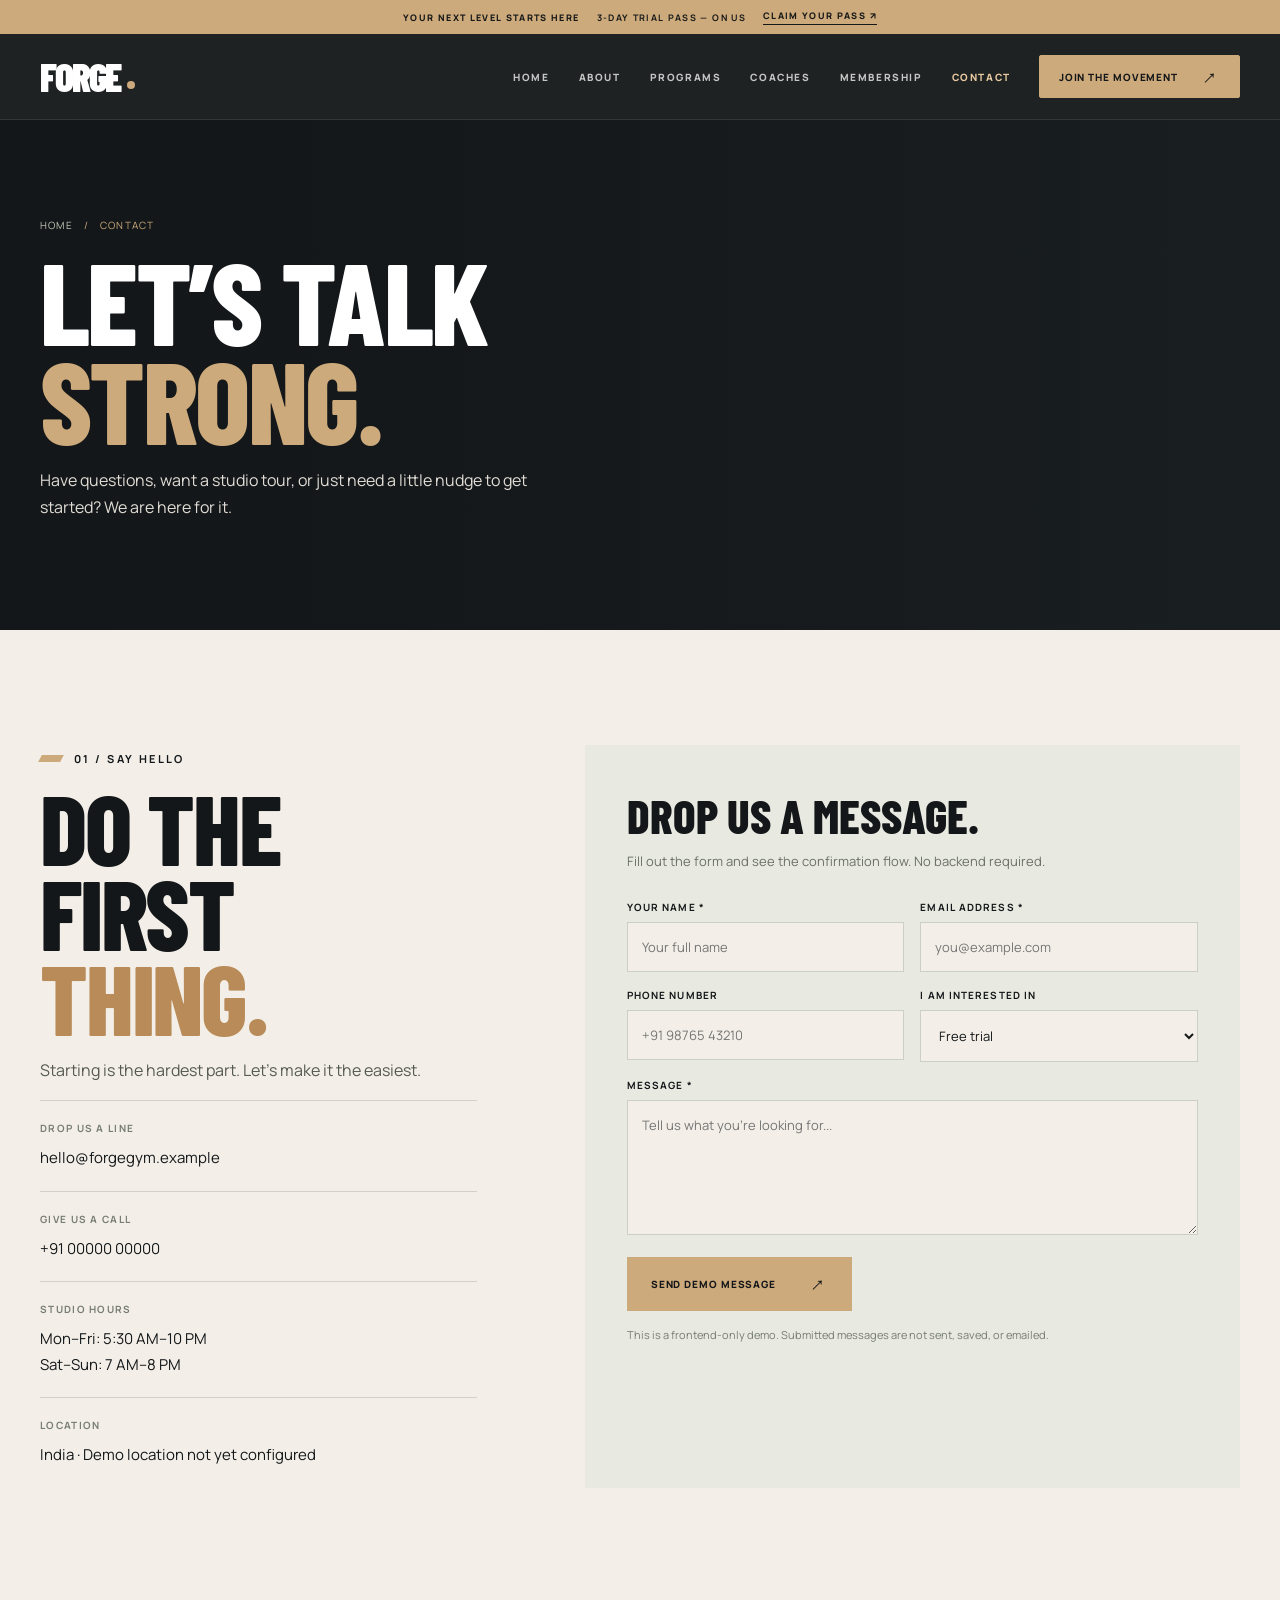
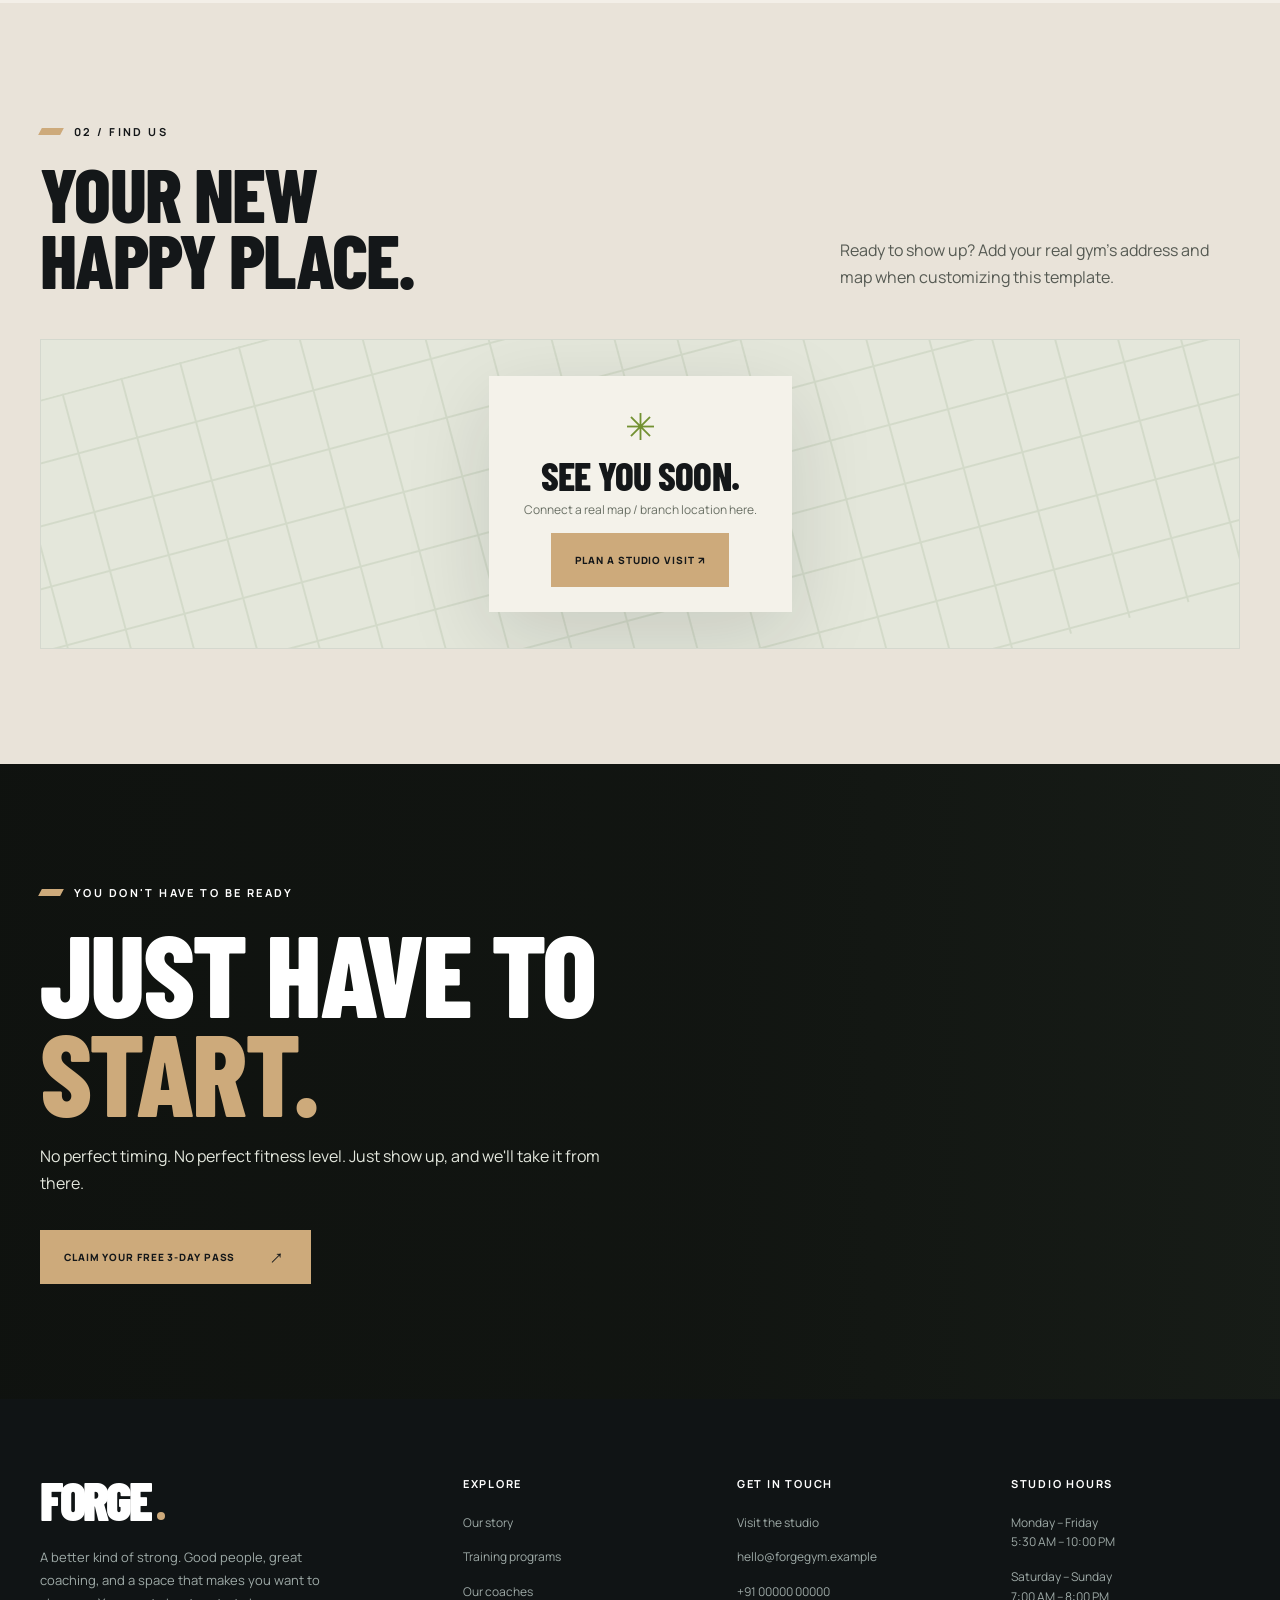
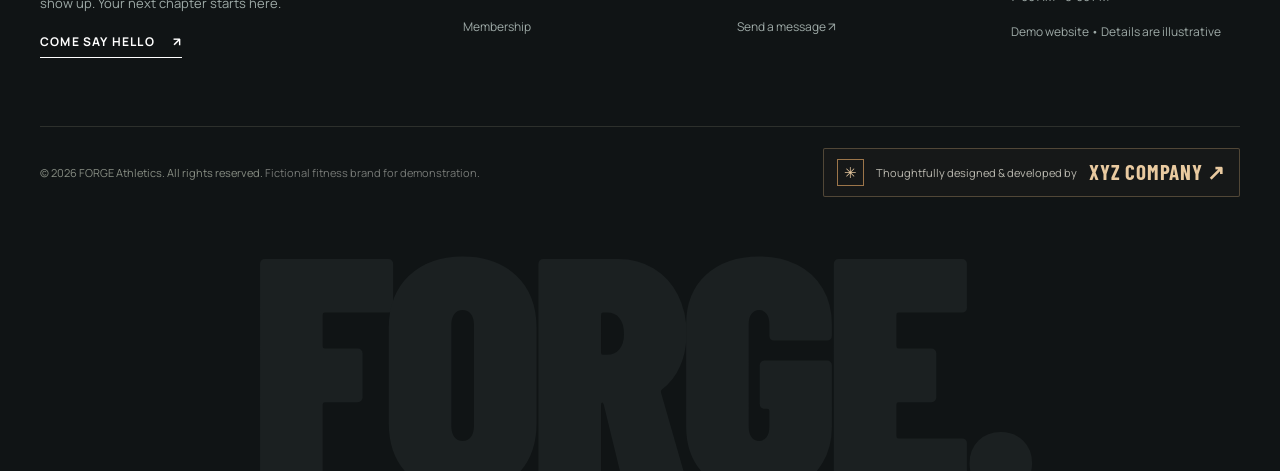
<file: contact.html>
<!DOCTYPE html>
<html lang="en"><head><meta charset="UTF-8"><meta name="viewport" content="width=device-width, initial-scale=1"><meta name="theme-color" content="#141719"><meta name="description" content="Get in touch with FORGE Athletics or try the interactive frontend contact form."><title>Contact Us | FORGE Athletics</title>
<link rel="icon" type="image/svg+xml" href="assets/icons/favicon.svg"><link rel="preconnect" href="https://images.unsplash.com"><link rel="preconnect" href="https://fonts.googleapis.com"><link rel="preconnect" href="https://fonts.gstatic.com" crossorigin><link rel="stylesheet" href="assets/css/style.css"><link rel="stylesheet" href="assets/css/premium.css"></head>
<body data-page="contact"><div id="site-header"></div><main><section class="page-hero"><div class="page-hero-bg" style="background-image:url('https://images.unsplash.com/photo-1534438327276-14e5300c3a48?auto=format&amp;fit=crop&amp;w=1800&amp;q=82')"></div><div class="container"><div class="breadcrumbs"><a href="index.html">Home</a><span>/</span><span>Contact</span></div><h1 class="display display-xl hero-anim">LET’S TALK<br><span class="accent">STRONG.</span></h1><p class="lead" style="max-width:530px">Have questions, want a studio tour, or just need a little nudge to get started? We are here for it.</p></div></section>
<section class="section light"><div class="container contact-grid"><div class="contact-aside reveal"><span class="eyebrow on-light">01 / SAY HELLO</span><h2 class="display display-lg">DO THE<br>FIRST <span style="color:#b88b58">THING.</span></h2><p class="lead">Starting is the hardest part. Let's make it the easiest.</p><div class="contact-block"><strong>Drop us a line</strong><a href="mailto:hello@forgegym.example">hello@forgegym.example</a></div><div class="contact-block"><strong>Give us a call</strong><a href="tel:+910000000000">+91 00000 00000</a></div><div class="contact-block"><strong>Studio hours</strong><p>Mon–Fri: 5:30 AM–10 PM<br>Sat–Sun: 7 AM–8 PM</p></div><div class="contact-block"><strong>Location</strong><p>India · Demo location not yet configured</p></div></div>
<div class="form-card reveal delay-1"><h3>DROP US A MESSAGE.</h3><p>Fill out the form and see the confirmation flow. No backend required.</p><form id="contact-form"><div class="form-grid"><div class="field"><label for="contact-name">Your name *</label><input id="contact-name" name="name" required minlength="2" placeholder="Your full name" autocomplete="name"></div><div class="field"><label for="contact-email">Email address *</label><input id="contact-email" type="email" required name="email" placeholder="you@example.com" autocomplete="email"></div><div class="field"><label for="contact-phone">Phone number</label><input id="contact-phone" type="tel" name="phone" placeholder="+91 98765 43210" autocomplete="tel"></div><div class="field"><label for="contact-topic">I am interested in</label><select id="contact-topic" name="topic"><option>Free trial</option><option>Membership</option><option>Personal training</option><option>Group classes</option><option>Something else</option></select></div><div class="field full"><label for="contact-message">Message *</label><textarea id="contact-message" name="message" required minlength="5" placeholder="Tell us what you're looking for..."></textarea></div></div><button class="btn" type="submit">Send demo message <span class="arrow-inline">→</span></button><p class="form-note">This is a frontend-only demo. Submitted messages are not sent, saved, or emailed.</p></form></div></div></section>
<section class="section cream2"><div class="container"><div class="section-topline reveal"><div><span class="eyebrow on-light">02 / FIND US</span><h2 class="display display-md" style="margin:19px 0 0">YOUR NEW<br>HAPPY PLACE.</h2></div><p class="lead">Ready to show up? Add your real gym's address and map when customizing this template.</p></div><div class="map-placeholder reveal"><div class="map-content"><span class="map-pin">✳</span><h3 class="display" style="font-size:39px;margin:8px 0">SEE YOU SOON.</h3><p>Connect a real map / branch location here.</p><button class="btn btn-dark" data-open-modal="Studio visit">Plan a studio visit ↗</button></div></div></div></section>
<section class="cta-banner section"><div class="container reveal"><span class="eyebrow">YOU DON'T HAVE TO BE READY</span><h2 class="display display-xl">JUST HAVE TO<br><span class="accent">START.</span></h2><p class="lead" style="color:#e3e7dd">No perfect timing. No perfect fitness level. Just show up, and we'll take it from there.</p><button class="btn" data-open-modal="Free 3-day pass">Claim your free 3-day pass <span class="arrow-inline">→</span></button></div></section></main><div id="site-footer"></div><button id="to-top" class="to-top" aria-label="Back to top" title="Back to top">↑</button><script src="assets/js/main.js" defer></script></body></html>
</file>
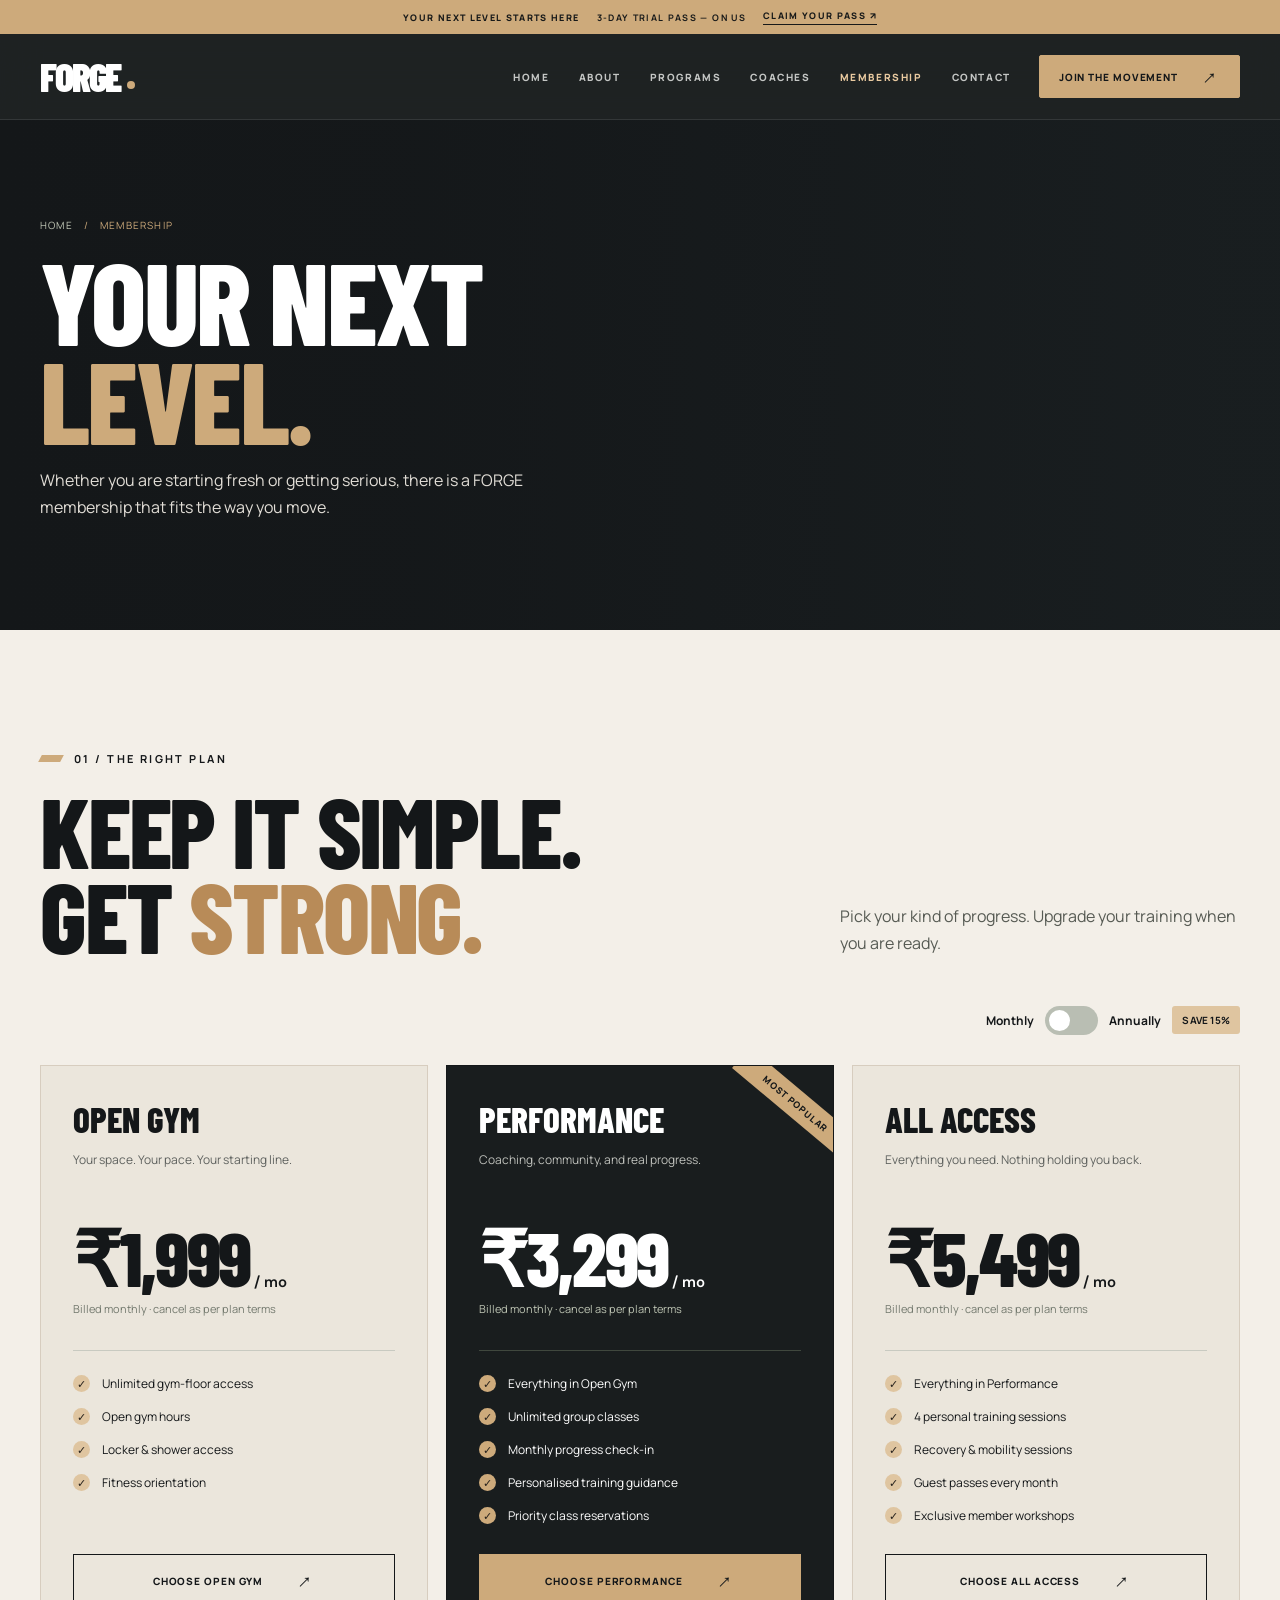
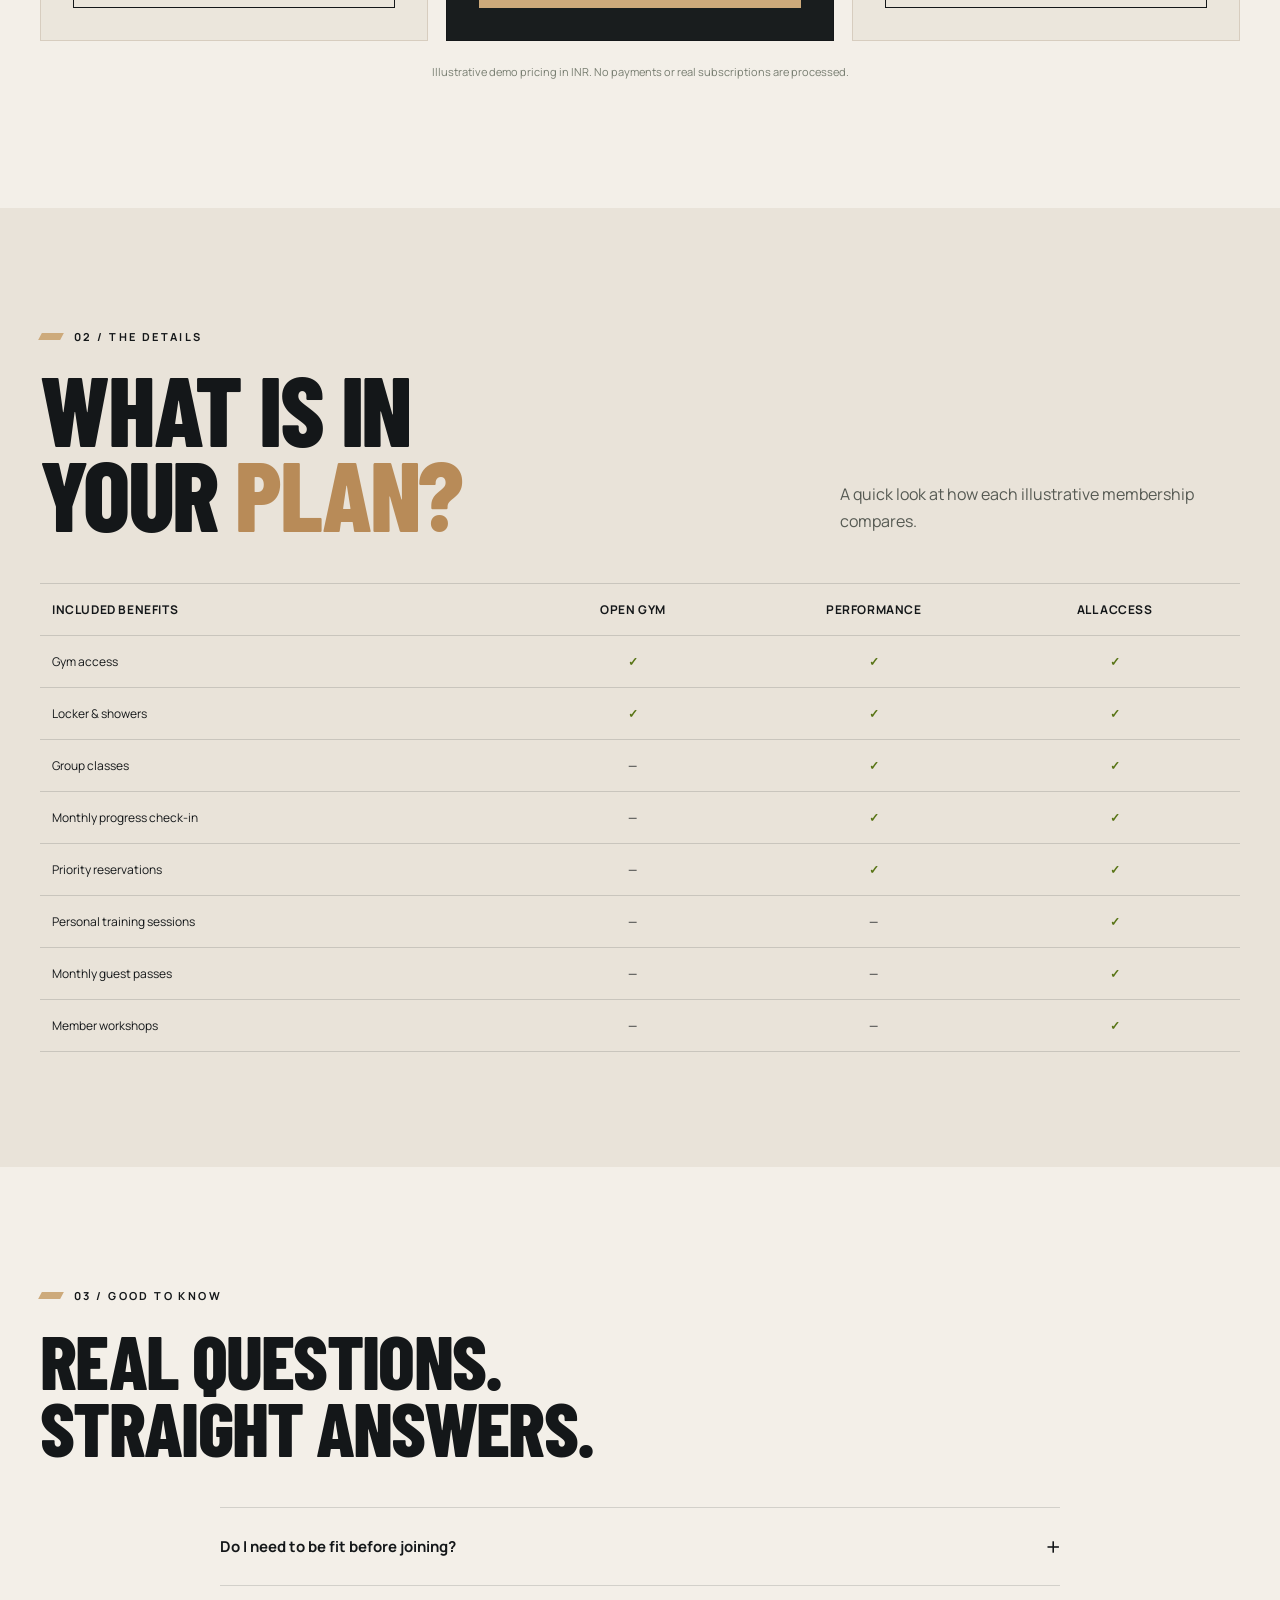
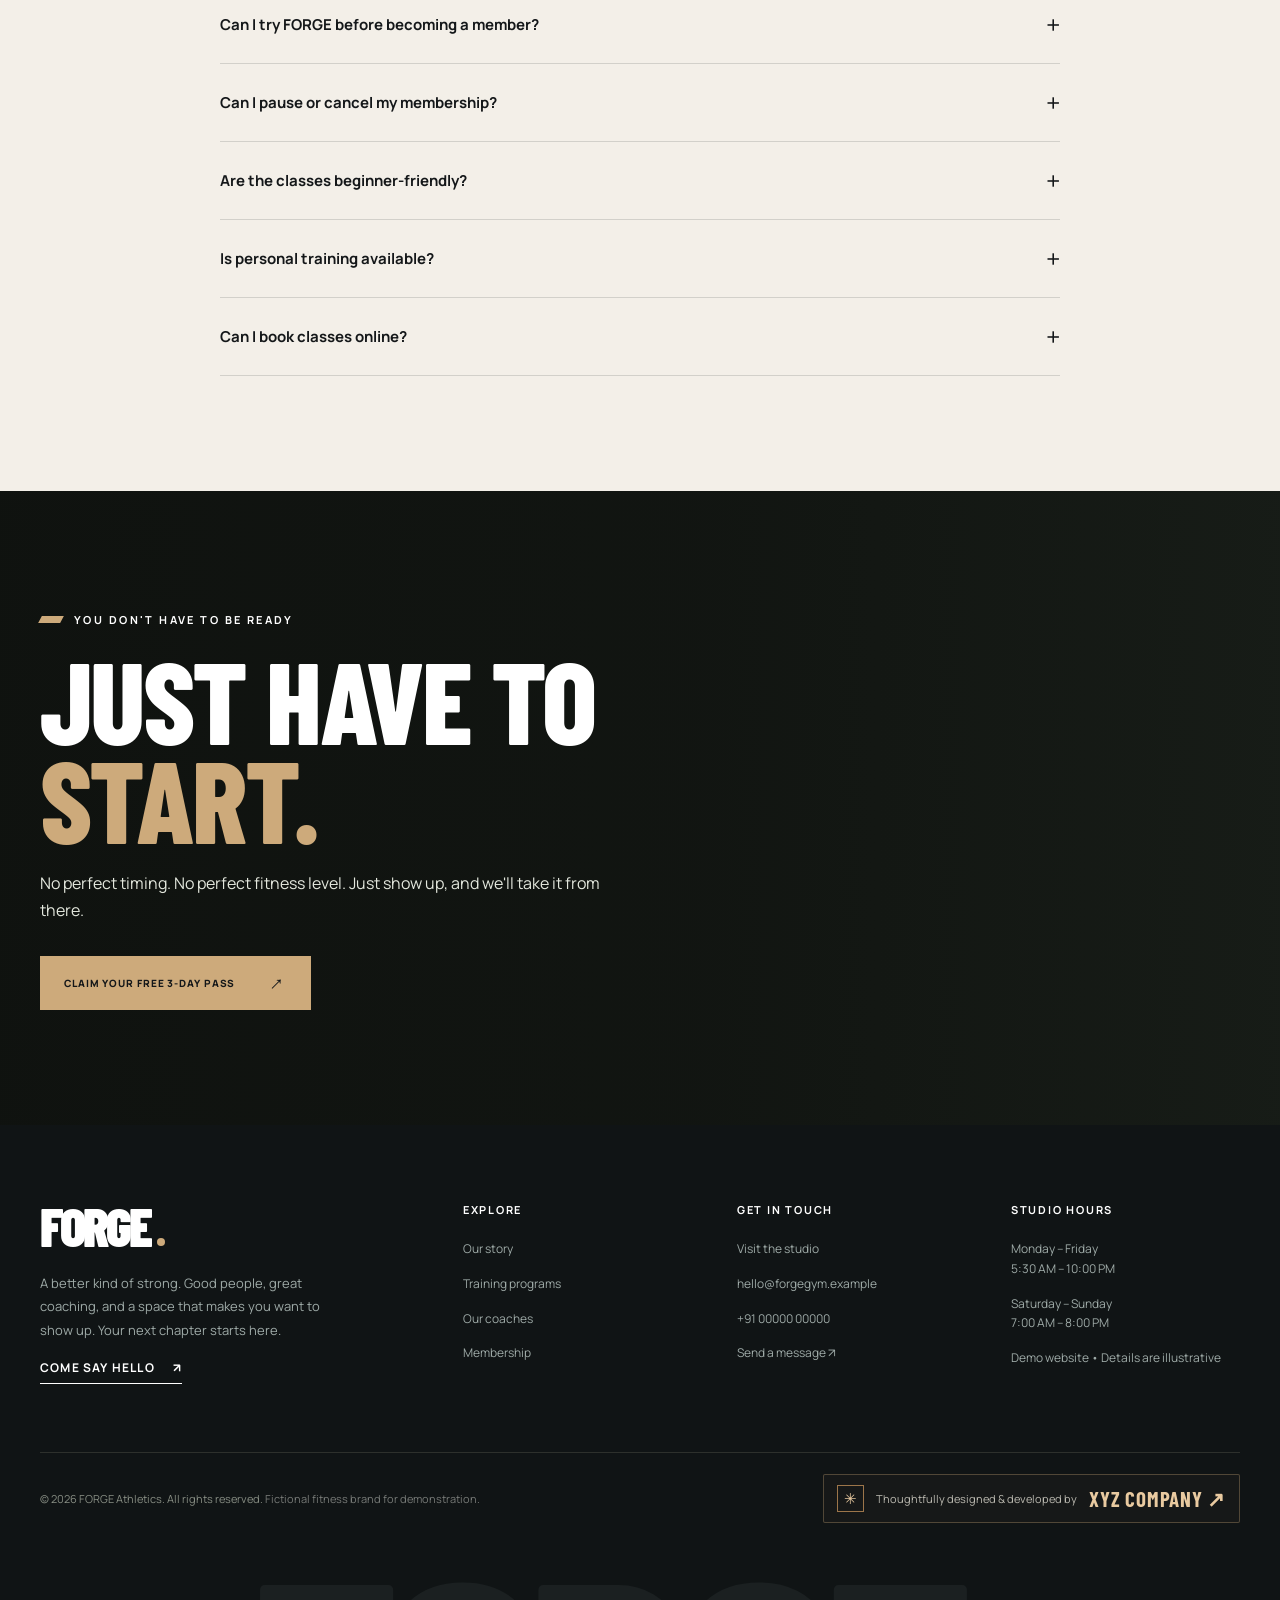
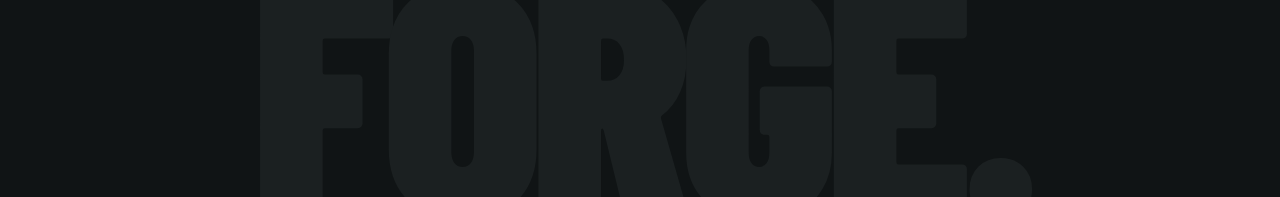
<file: membership.html>
<!DOCTYPE html>
<html lang="en"><head><meta charset="UTF-8"><meta name="viewport" content="width=device-width, initial-scale=1"><meta name="theme-color" content="#141719"><meta name="description" content="Compare demo gym memberships and discover your next level."><title>Memberships &amp; Pricing | FORGE Athletics</title>
<link rel="icon" type="image/svg+xml" href="assets/icons/favicon.svg"><link rel="preconnect" href="https://images.unsplash.com"><link rel="preconnect" href="https://fonts.googleapis.com"><link rel="preconnect" href="https://fonts.gstatic.com" crossorigin><link rel="stylesheet" href="assets/css/style.css"><link rel="stylesheet" href="assets/css/premium.css"></head>
<body data-page="membership"><div id="site-header"></div><main><section class="page-hero"><div class="page-hero-bg" style="background-image:url('https://images.unsplash.com/photo-1583454110551-21f2fa2afe61?auto=format&amp;fit=crop&amp;w=1800&amp;q=82')"></div><div class="container"><div class="breadcrumbs"><a href="index.html">Home</a><span>/</span><span>Membership</span></div><h1 class="display display-xl hero-anim">YOUR NEXT<br><span class="accent">LEVEL.</span></h1><p class="lead" style="max-width:530px">Whether you are starting fresh or getting serious, there is a FORGE membership that fits the way you move.</p></div></section>
<section class="section light" id="plans"><div class="container"><div class="section-topline reveal"><div class="section-heading"><span class="eyebrow on-light">01 / THE RIGHT PLAN</span><h2 class="display display-lg" style="margin-top:21px">KEEP IT SIMPLE.<br>GET <span style="color:#b88b58">STRONG.</span></h2></div><p class="lead">Pick your kind of progress. Upgrade your training when you are ready.</p></div> <div class="pricing-toggle reveal"><span class="toggle-label">Monthly</span><button class="switch" id="price-switch" type="button" role="switch" aria-checked="false" aria-label="Toggle annual membership billing"></button><span class="toggle-label">Annually</span><span class="save-tag">Save 15%</span></div><div class="price-grid"><article class="price-card  reveal delay-0" data-monthly="1999"><h3 class="plan-name">OPEN GYM</h3><p class="plan-desc">Your space. Your pace. Your starting line.</p><div class="price">₹<span class="price-value">1,999</span><small> / mo</small></div><div class="price-sub"></div><div class="price-divider"></div><ul class="benefits"><li>Unlimited gym-floor access</li><li>Open gym hours</li><li>Locker & shower access</li><li>Fitness orientation</li></ul><button class="btn" data-open-modal="OPEN GYM membership">Choose Open Gym <span class="arrow-inline">→</span></button></article><article class="price-card featured reveal delay-1" data-monthly="3299"><span class="popular">MOST POPULAR</span><h3 class="plan-name">PERFORMANCE</h3><p class="plan-desc">Coaching, community, and real progress.</p><div class="price">₹<span class="price-value">3,299</span><small> / mo</small></div><div class="price-sub"></div><div class="price-divider"></div><ul class="benefits"><li>Everything in Open Gym</li><li>Unlimited group classes</li><li>Monthly progress check-in</li><li>Personalised training guidance</li><li>Priority class reservations</li></ul><button class="btn" data-open-modal="PERFORMANCE membership">Choose Performance <span class="arrow-inline">→</span></button></article><article class="price-card  reveal delay-2" data-monthly="5499"><h3 class="plan-name">ALL ACCESS</h3><p class="plan-desc">Everything you need. Nothing holding you back.</p><div class="price">₹<span class="price-value">5,499</span><small> / mo</small></div><div class="price-sub"></div><div class="price-divider"></div><ul class="benefits"><li>Everything in Performance</li><li>4 personal training sessions</li><li>Recovery & mobility sessions</li><li>Guest passes every month</li><li>Exclusive member workshops</li></ul><button class="btn" data-open-modal="ALL ACCESS membership">Choose All Access <span class="arrow-inline">→</span></button></article></div><p class="form-note" style="text-align:center;margin-top:22px">Illustrative demo pricing in INR. No payments or real subscriptions are processed.</p></div></section>
<section class="section cream2"><div class="container"><div class="section-topline reveal"><div class="section-heading"><span class="eyebrow on-light">02 / THE DETAILS</span><h2 class="display display-lg" style="margin-top:21px">WHAT IS IN<br>YOUR <span style="color:#b88b58">PLAN?</span></h2></div><p class="lead">A quick look at how each illustrative membership compares.</p></div><div class="comparison reveal"><div class="compare-row head"><span>Included benefits</span><span>Open Gym</span><span>Performance</span><span>All Access</span></div>
<div class="compare-row"><span>Gym access</span><span class="yes">✓</span><span class="yes">✓</span><span class="yes">✓</span></div><div class="compare-row"><span>Locker & showers</span><span class="yes">✓</span><span class="yes">✓</span><span class="yes">✓</span></div><div class="compare-row"><span>Group classes</span><span class="">—</span><span class="yes">✓</span><span class="yes">✓</span></div><div class="compare-row"><span>Monthly progress check-in</span><span class="">—</span><span class="yes">✓</span><span class="yes">✓</span></div><div class="compare-row"><span>Priority reservations</span><span class="">—</span><span class="yes">✓</span><span class="yes">✓</span></div><div class="compare-row"><span>Personal training sessions</span><span class="">—</span><span class="">—</span><span class="yes">✓</span></div><div class="compare-row"><span>Monthly guest passes</span><span class="">—</span><span class="">—</span><span class="yes">✓</span></div><div class="compare-row"><span>Member workshops</span><span class="">—</span><span class="">—</span><span class="yes">✓</span></div></div></div></section>
<section class="section light"><div class="container"><div class="section-topline reveal"><div><span class="eyebrow on-light">03 / GOOD TO KNOW</span><h2 class="display display-md" style="margin:22px 0 0">REAL QUESTIONS.<br>STRAIGHT ANSWERS.</h2></div></div><div class="faq-list"><div class="faq-item"><button type="button" class="faq-trigger" aria-expanded="false"><span>Do I need to be fit before joining?</span><span aria-hidden="true">+</span></button><div class="faq-answer"><p>Not at all. FORGE is designed for every starting point. Your coach will help you find the right movements, intensity, and class for your current level.</p></div></div><div class="faq-item"><button type="button" class="faq-trigger" aria-expanded="false"><span>Can I try FORGE before becoming a member?</span><span aria-hidden="true">+</span></button><div class="faq-answer"><p>Absolutely. The 3-day trial is shown as part of this demo. In a real launch, the sign-up form would be connected to your membership or CRM system.</p></div></div><div class="faq-item"><button type="button" class="faq-trigger" aria-expanded="false"><span>Can I pause or cancel my membership?</span><span aria-hidden="true">+</span></button><div class="faq-answer"><p>Membership terms, billing, freezes, and cancellation windows should be configured before launch. The sample plans on this site are illustrative.</p></div></div><div class="faq-item"><button type="button" class="faq-trigger" aria-expanded="false"><span>Are the classes beginner-friendly?</span><span aria-hidden="true">+</span></button><div class="faq-answer"><p>Yes. Our example programming includes options for all levels. Coaches offer modifications and progressions so you can train confidently.</p></div></div><div class="faq-item"><button type="button" class="faq-trigger" aria-expanded="false"><span>Is personal training available?</span><span aria-hidden="true">+</span></button><div class="faq-answer"><p>Yes. The All Access example includes four monthly personal-training sessions. Custom one-to-one packages can also be added when making the site live.</p></div></div><div class="faq-item"><button type="button" class="faq-trigger" aria-expanded="false"><span>Can I book classes online?</span><span aria-hidden="true">+</span></button><div class="faq-answer"><p>The Book a spot buttons open a fully working demo enquiry form. They do not reserve live class spaces; that requires connecting a booking platform.</p></div></div></div></div></section><section class="cta-banner section"><div class="container reveal"><span class="eyebrow">YOU DON'T HAVE TO BE READY</span><h2 class="display display-xl">JUST HAVE TO<br><span class="accent">START.</span></h2><p class="lead" style="color:#e3e7dd">No perfect timing. No perfect fitness level. Just show up, and we'll take it from there.</p><button class="btn" data-open-modal="Free 3-day pass">Claim your free 3-day pass <span class="arrow-inline">→</span></button></div></section></main><div id="site-footer"></div><button id="to-top" class="to-top" aria-label="Back to top" title="Back to top">↑</button><script src="assets/js/main.js" defer></script></body></html>
</file>
<file: assets/css/style.css>
/* FORGE — premium static gym website demo */
@import url('https://fonts.googleapis.com/css2?family=Barlow+Condensed:wght@400;500;600;700;800;900&family=DM+Sans:wght@400;500;600;700&display=swap');
:root{--ink:#151714;--ink2:#20231f;--cream:#f4f2ea;--cream2:#eae8df;--lime:#d5fc51;--muted:#797b75;--line:rgba(20,23,20,.14);--line-light:rgba(255,255,255,.16);--container:1240px;--shadow:0 24px 80px rgba(0,0,0,.12)}
*{box-sizing:border-box}html{scroll-behavior:smooth;scroll-padding-top:110px}body{margin:0;background:var(--cream);color:var(--ink);font-family:'DM Sans',Arial,sans-serif;-webkit-font-smoothing:antialiased}body.modal-open,body.nav-open{overflow:hidden}img{display:block;max-width:100%}a{color:inherit;text-decoration:none}button,input,textarea,select{font:inherit}button{cursor:pointer}button:disabled{cursor:not-allowed}::selection{background:var(--lime);color:var(--ink)}.container{width:min(calc(100% - 80px),var(--container));margin-inline:auto}.section{padding:115px 0}.section-tight{padding:85px 0}.dark{background:var(--ink);color:#fff}.light{background:var(--cream)}.cream2{background:var(--cream2)}.eyebrow{display:inline-flex;align-items:center;gap:12px;font-size:11px;letter-spacing:.22em;text-transform:uppercase;font-weight:700}.eyebrow:before{content:'';display:inline-block;width:22px;height:7px;background:var(--lime);transform:skew(-28deg)}.eyebrow.on-light:before{background:var(--ink)}.kicker{font-size:11px;font-weight:700;letter-spacing:.2em;text-transform:uppercase}.display{font-family:'Barlow Condensed',Impact,sans-serif;text-transform:uppercase;font-weight:800;letter-spacing:-.022em;line-height:.86;margin:0}.display-hero{font-size:clamp(82px,10.3vw,165px)}.display-xl{font-size:clamp(74px,9vw,132px)}.display-lg{font-size:clamp(65px,7.7vw,110px)}.display-md{font-size:clamp(54px,6vw,88px)}.display-sm{font-size:clamp(46px,5.4vw,73px)}.display .accent,.accent{color:var(--lime)}.text-muted{color:var(--muted)}.dark .text-muted{color:#a5a8a1}.body-large{font-size:18px;line-height:1.7}.arrow-inline{display:inline-block;transform:rotate(-45deg);font-family:Arial,sans-serif;font-weight:400}.lead{max-width:560px;line-height:1.7;color:#565a53;font-size:16px}.dark .lead{color:#a6a9a2}.section-topline{display:flex;justify-content:space-between;gap:26px;align-items:end;margin-bottom:48px}.section-topline .lead{max-width:400px;margin:0}.section-heading{max-width:770px}.pill{border:1px solid currentColor;border-radius:50px;padding:8px 13px;font-size:11px;font-weight:700;text-transform:uppercase;letter-spacing:.12em;white-space:nowrap}.btn{display:inline-flex;align-items:center;justify-content:center;gap:30px;padding:17px 23px;min-height:54px;border:1px solid transparent;background:var(--lime);color:var(--ink);font-size:12px;letter-spacing:.08em;text-transform:uppercase;font-weight:700;transition:background .25s,color .25s,transform .25s,border-color .25s;white-space:nowrap}.btn:hover{transform:translateY(-3px);background:#e3ff8e}.btn .arrow-inline{font-size:21px;line-height:12px}.btn-ghost{background:transparent;border-color:rgba(255,255,255,.4);color:white}.btn-ghost:hover{background:white;color:var(--ink)}.btn-outline{background:transparent;border-color:var(--ink);color:var(--ink)}.btn-outline:hover{background:var(--ink);color:white}.btn-dark{background:var(--ink);color:white}.btn-dark:hover{background:#373a32;color:white}.link-arrow{display:inline-flex;gap:18px;align-items:center;border-bottom:1px solid currentColor;padding-bottom:7px;font-size:12px;text-transform:uppercase;letter-spacing:.1em;font-weight:700;transition:gap .25s}.link-arrow:hover{gap:28px}.round-arrow{height:45px;width:45px;border:1px solid rgba(255,255,255,.45);display:grid;place-items:center;border-radius:100%;font-size:22px;transition:background .3s,color .3s,transform .3s}.round-arrow:hover{background:var(--lime);color:var(--ink);transform:rotate(45deg)}
/* navigation */
.announcement{height:31px;background:var(--lime);color:var(--ink);display:flex;align-items:center;justify-content:center;gap:17px;font-size:10px;font-weight:700;letter-spacing:.14em;text-transform:uppercase;position:relative;z-index:60}.announcement a{text-decoration:underline;text-underline-offset:3px}.site-header{position:sticky;top:0;z-index:55;background:rgba(21,23,20,.96);border-bottom:1px solid rgba(255,255,255,.1);backdrop-filter:blur(18px);color:#fff;transition:box-shadow .3s}.site-header.scrolled{box-shadow:0 15px 40px rgba(0,0,0,.2)}.nav-inner{height:82px;display:flex;align-items:center;justify-content:space-between;gap:28px}.brand{display:inline-flex;gap:7px;align-items:center;white-space:nowrap;font-family:'Barlow Condensed',Impact,sans-serif;font-size:39px;font-weight:900;letter-spacing:-.035em;line-height:1}.brand span{width:9px;height:9px;background:var(--lime);border-radius:1px;align-self:flex-end;margin-bottom:7px}.main-nav{display:flex;align-items:center;gap:29px;margin-left:auto}.main-nav a{font-size:11px;text-transform:uppercase;font-weight:700;letter-spacing:.13em;color:#d6d8d2;transition:color .2s;position:relative}.main-nav a:hover,.main-nav a.active{color:var(--lime)}.nav-right{display:flex;align-items:center;gap:17px}.nav-right .btn{min-height:43px;padding:11px 16px;gap:20px}.menu-toggle{display:none;border:1px solid var(--line-light);background:none;color:white;width:46px;height:43px;align-items:center;justify-content:center;flex-direction:column;gap:6px}.menu-toggle span{width:20px;height:2px;background:currentColor;transition:transform .2s}.mobile-menu{display:none}
/* hero */
.hero{height:min(790px,calc(100svh - 111px));min-height:660px;position:relative;color:white;background:#181d18;isolation:isolate;overflow:hidden}.hero-bg{position:absolute;inset:0;background-image:linear-gradient(90deg,#141713 0%,rgba(20,23,19,.96) 25%,rgba(20,23,19,.68) 53%,rgba(20,23,19,.13) 88%),url('https://images.unsplash.com/photo-1517836357463-d25dfeac3438?auto=format&fit=crop&w=1800&q=85');background-size:cover;background-position:center 55%;z-index:-2}.hero-bg:after{content:'';position:absolute;inset:0;background:linear-gradient(0deg,rgba(15,17,14,.82),transparent 40%),radial-gradient(circle at 68% 42%,transparent,rgba(10,14,12,.22))}.hero-grain{pointer-events:none;position:absolute;inset:0;opacity:.16;background-image:url("data:image/svg+xml,%3Csvg viewBox='0 0 180 180' xmlns='http://www.w3.org/2000/svg'%3E%3Cfilter id='n'%3E%3CfeTurbulence type='fractalNoise' baseFrequency='.95' numOctaves='3' stitchTiles='stitch'/%3E%3C/filter%3E%3Crect width='100%25' height='100%25' filter='url(%23n)' opacity='.24'/%3E%3C/svg%3E")}.hero .container{height:100%;display:flex;flex-direction:column;justify-content:center;position:relative;padding-top:18px}.hero .eyebrow{margin-bottom:28px;color:#e7ebe1}.hero h1{max-width:890px}.hero h1 em{font-style:normal;-webkit-text-stroke:1.5px #fff;color:transparent}.hero h1 .hero-last{display:inline-flex;gap:22px;align-items:center}.hero-lede{max-width:390px;margin:28px 0 30px;line-height:1.7;color:#c8cbc2;font-size:15px}.hero-actions{display:flex;gap:12px;align-items:center;flex-wrap:wrap}.hero-counter{position:absolute;right:0;bottom:59px;display:flex;align-items:center;gap:19px}.hero-counter strong{font:800 57px/.8 'Barlow Condensed',sans-serif}.hero-counter span{font-size:10px;letter-spacing:.14em;text-transform:uppercase;color:#c3c7bf;line-height:1.9}.hero-bottom-bar{position:absolute;left:0;right:0;bottom:0;border-top:1px solid rgba(255,255,255,.28);padding:16px 0}.hero-bottom-bar .container{height:auto;display:flex;flex-direction:row;justify-content:space-between;align-items:center;padding:0}.hero-bottom-bar small{font-size:10px;letter-spacing:.17em;font-weight:700;text-transform:uppercase}.hero-bottom-bar a{font-size:11px;letter-spacing:.1em;text-transform:uppercase}.hero-side-text{position:absolute;right:30px;top:33%;writing-mode:vertical-rl;font-size:10px;letter-spacing:.23em;text-transform:uppercase;font-weight:700;color:#fff;opacity:.82}.hero-plus{position:absolute;right:13%;top:13%;color:var(--lime);font:400 64px 'Barlow Condensed',sans-serif;opacity:.8}.image-credit{position:absolute;right:0;bottom:88px;font-size:9px;letter-spacing:.1em;color:rgba(255,255,255,.7);text-transform:uppercase}.marquee{overflow:hidden;background:var(--lime);color:var(--ink);padding:18px 0;white-space:nowrap}.marquee-inner{display:flex;width:max-content;animation:moveMarquee 35s linear infinite;gap:48px}.marquee span{font:800 27px 'Barlow Condensed',sans-serif;text-transform:uppercase;letter-spacing:.05em}.marquee b{font-size:24px;font-weight:400}@keyframes moveMarquee{to{transform:translateX(-50%)}}
/* cards, program */
.program-grid{display:grid;grid-template-columns:repeat(3,1fr);gap:19px}.program-card{min-height:485px;background:#343b35;position:relative;isolation:isolate;overflow:hidden;color:#fff;display:flex;flex-direction:column;justify-content:space-between;padding:27px;transition:transform .35s}.program-card:hover{transform:translateY(-7px)}.program-card img{position:absolute;inset:0;width:100%;height:100%;object-fit:cover;z-index:-2;filter:saturate(.75);transition:transform .6s,filter .4s}.program-card:hover img{transform:scale(1.07);filter:saturate(1.1)}.program-card:before{content:'';position:absolute;inset:0;z-index:-1;background:linear-gradient(0deg,rgba(8,12,9,.92),rgba(8,12,9,.05) 63%,rgba(8,12,9,.27))}.program-card .card-top{display:flex;justify-content:space-between;align-items:start}.program-card .card-number{font-size:12px;font-weight:700}.program-card h3{font:800 clamp(44px,4.4vw,67px)/.9 'Barlow Condensed',sans-serif;text-transform:uppercase;margin:0 0 13px;letter-spacing:-.015em}.program-card p{max-width:275px;font-size:13px;line-height:1.7;color:#d5d8d2;margin:0 0 20px}.program-card .card-bottom{display:flex;justify-content:space-between;align-items:end;gap:16px}.program-card .card-type{font-size:9px;letter-spacing:.15em;text-transform:uppercase;display:block;margin-bottom:12px;color:var(--lime)}
/* philosophy */
.philosophy-grid{display:grid;grid-template-columns:1fr 1fr;gap:9%;align-items:center}.image-stack{position:relative;padding-right:55px;padding-bottom:55px}.image-stack .main-img{height:640px;width:100%;object-fit:cover;filter:grayscale(.65)}.image-stack .small-img{position:absolute;right:0;bottom:0;width:43%;height:220px;object-fit:cover;border:9px solid var(--ink)}.image-stack .stack-sticker{position:absolute;background:var(--lime);color:var(--ink);width:135px;height:135px;border-radius:50%;display:flex;align-items:center;justify-content:center;text-align:center;font:800 20px/.9 'Barlow Condensed',sans-serif;letter-spacing:.025em;text-transform:uppercase;top:26px;left:-50px;transform:rotate(-18deg)}.philosophy-copy .display{margin:25px 0}.feature-lines{margin:30px 0 35px;border-top:1px solid var(--line-light)}.feature-line{border-bottom:1px solid var(--line-light);padding:16px 0;display:flex;align-items:center;gap:15px;font-size:13px;font-weight:600}.feature-line .number{font-size:11px;color:var(--lime)}.feature-line .small-arrow{margin-left:auto;font-size:17px;color:var(--lime)}
/* schedule */
.schedule-top{display:flex;justify-content:space-between;align-items:end;gap:24px;margin-bottom:33px}.days{display:flex;gap:6px;flex-wrap:wrap}.day{border:1px solid #c9cbc3;color:#50554d;background:transparent;font-size:11px;font-weight:700;letter-spacing:.08em;text-transform:uppercase;padding:12px 18px;transition:all .2s}.day.active,.day:hover{background:var(--ink);color:#fff;border-color:var(--ink)}.schedule-list{border-top:1px solid var(--line)}.schedule-row{display:grid;grid-template-columns:155px 1fr 190px 110px;align-items:center;gap:20px;padding:23px 10px;border-bottom:1px solid var(--line);transition:background .25s}.schedule-row:hover{background:#e9eadf}.schedule-time{font-size:13px;font-weight:700}.schedule-name{font:700 28px/.9 'Barlow Condensed',sans-serif;text-transform:uppercase}.schedule-row .tag{font-size:10px;letter-spacing:.1em;text-transform:uppercase;color:#666b63}.schedule-row .book-link{border:0;background:none;font-size:11px;font-weight:700;letter-spacing:.1em;text-transform:uppercase;display:flex;align-items:center;gap:13px;justify-content:flex-end}.schedule-row .book-link:hover{color:#5f7812}.schedule-row .book-link span{font-size:22px}.schedule-footer{display:flex;justify-content:space-between;align-items:center;gap:20px;margin-top:23px;font-size:12px;color:#777a73}
/* metrics */
.metrics{display:grid;grid-template-columns:repeat(4,1fr);border-top:1px solid var(--line-light);border-bottom:1px solid var(--line-light)}.metric{padding:34px 28px 32px;border-right:1px solid var(--line-light)}.metric:first-child{padding-left:0}.metric:last-child{border-right:0}.metric-number{font:800 clamp(54px,6.1vw,94px)/1 'Barlow Condensed',sans-serif}.metric-number span{color:var(--lime)}.metric-label{font-size:11px;letter-spacing:.15em;font-weight:700;text-transform:uppercase;color:#b1b6ad;margin-top:9px}
/* coaches */
.coach-grid{display:grid;grid-template-columns:repeat(3,1fr);gap:20px}.coach-card{position:relative}.coach-img{height:415px;overflow:hidden;background:#555b52;position:relative}.coach-img img{width:100%;height:100%;object-fit:cover;filter:grayscale(.55);transition:transform .5s,filter .5s}.coach-card:hover .coach-img img{transform:scale(1.055);filter:grayscale(0)}.coach-img .pill{position:absolute;left:20px;top:20px;background:var(--lime);color:var(--ink);border:0}.coach-meta{display:flex;justify-content:space-between;align-items:center;padding:19px 0;border-bottom:1px solid var(--line)}.coach-meta h3{font:800 31px 'Barlow Condensed',sans-serif;text-transform:uppercase;margin:0}.coach-meta span{font-size:10px;letter-spacing:.1em;text-transform:uppercase;color:#6b7068}.coach-meta a{font-size:23px;border:1px solid #b4b8af;border-radius:50%;width:41px;height:41px;display:grid;place-items:center;transition:.25s}.coach-meta a:hover{background:var(--ink);color:white}
/* testimonials */
.testimonial-wrap{display:grid;grid-template-columns:39% 1fr;gap:10%;align-items:center}.quote-graphic{position:relative;min-height:420px;overflow:hidden}.quote-graphic img{width:100%;height:455px;object-fit:cover;filter:grayscale(1)}.quote-graphic:after{content:'';position:absolute;inset:0;background:linear-gradient(0deg,rgba(14,18,13,.4),transparent)}.quote-graphic .rating-floating{position:absolute;bottom:17px;left:18px;z-index:1;padding:15px 19px;background:var(--lime);color:var(--ink);font-weight:700;font-size:12px}.stars{letter-spacing:.22em;color:var(--lime);font-size:18px}.quote-content .quote-mark{font:800 95px/.6 'Barlow Condensed',sans-serif;color:var(--lime);margin-top:38px}.quote-content blockquote{font:600 clamp(26px,3.1vw,43px)/1.37 'DM Sans',sans-serif;letter-spacing:-.035em;margin:22px 0 25px;min-height:170px}.quote-author{font-size:12px;font-weight:700;letter-spacing:.04em}.quote-author small{display:block;color:#aaaead;margin-top:7px;font-size:11px;font-weight:400}.quote-controls{display:flex;align-items:center;gap:12px;margin-top:37px}.circle-btn{width:43px;height:43px;border:1px solid #616861;color:white;background:transparent;border-radius:50%;font-size:24px;transition:.25s}.circle-btn:hover{background:var(--lime);color:var(--ink)}.quote-count{font-size:11px;letter-spacing:.12em;margin-left:15px;color:#bbb}
/* pricing */
.pricing-toggle{display:flex;align-items:center;gap:11px;margin-bottom:30px;justify-content:flex-end}.pricing-toggle .toggle-label{font-size:12px;font-weight:700}.switch{position:relative;width:53px;height:29px;border:0;border-radius:40px;background:#b9beb3;padding:4px;transition:background .2s}.switch:before{content:'';display:block;width:21px;height:21px;border-radius:50%;background:#fff;transition:transform .2s}.switch[aria-checked=true]{background:var(--ink)}.switch[aria-checked=true]:before{transform:translateX(24px)}.save-tag{font-size:10px;background:#dce8af;padding:7px 10px;border-radius:3px;font-weight:700;text-transform:uppercase;letter-spacing:.02em}.price-grid{display:grid;grid-template-columns:repeat(3,1fr);gap:18px}.price-card{border:1px solid #d4d6cc;padding:32px;background:#eeede6;min-height:525px;display:flex;flex-direction:column;transition:transform .3s,box-shadow .3s;position:relative;overflow:hidden}.price-card:hover{transform:translateY(-5px);box-shadow:var(--shadow)}.price-card.featured{background:var(--ink);border-color:var(--ink);color:white}.price-card .plan-name{font:800 35px 'Barlow Condensed',sans-serif;text-transform:uppercase;margin:0}.price-card .plan-desc{font-size:12px;line-height:1.65;color:#70756c;margin:10px 0 29px;min-height:39px}.price-card.featured .plan-desc{color:#c3c8bd}.price{font:800 clamp(57px,6vw,86px)/1 'Barlow Condensed',sans-serif;letter-spacing:-.03em;white-space:nowrap}.price small{font:600 15px 'DM Sans',sans-serif;letter-spacing:0}.price-sub{font-size:11px;color:#73796e;margin-top:7px;min-height:20px}.price-card.featured .price-sub{color:#bec5b4}.price-divider{height:1px;background:#c8cac1;margin:29px 0 24px}.featured .price-divider{background:#40483e}.benefits{padding:0;margin:0 0 30px;list-style:none;display:grid;gap:16px}.benefits li{font-size:12px;display:flex;align-items:center;gap:12px}.benefits li:before{content:'✓';width:17px;height:17px;flex-shrink:0;display:grid;place-items:center;background:#d6dfb1;color:#263416;font-size:11px;border-radius:50%}.featured .benefits li:before{background:var(--lime)}.price-card .btn{width:100%;margin-top:auto}.price-card:not(.featured) .btn{background:transparent;border-color:var(--ink)}.price-card:not(.featured) .btn:hover{background:var(--ink);color:white}.popular{position:absolute;right:-34px;top:24px;background:var(--lime);color:var(--ink);transform:rotate(40deg);width:143px;text-align:center;font-size:9px;letter-spacing:.1em;padding:7px;font-weight:800}
/* CTA */
.cta-banner{position:relative;isolation:isolate;min-height:515px;background:#1b211b;color:#fff;display:flex;align-items:center;overflow:hidden}.cta-banner:before{content:'';position:absolute;inset:0;z-index:-2;background:url('https://images.unsplash.com/photo-1526506118085-60ce8714f8c5?auto=format&fit=crop&w=1600&q=85') center 44%/cover}.cta-banner:after{content:'';position:absolute;inset:0;z-index:-1;background:linear-gradient(90deg,rgba(15,18,15,.98) 0%,rgba(15,18,15,.81) 54%,rgba(15,18,15,.35) 100%)}.cta-banner .display{max-width:850px;margin:22px 0}.cta-banner .btn{margin-top:16px}
/* footer */
.footer{background:#0f110e;color:white;padding:74px 0 0}.footer-top{display:grid;grid-template-columns:1.65fr 1fr 1fr 1fr;gap:45px;padding-bottom:68px}.footer .brand{font-size:54px}.footer-intro{max-width:285px;color:#a3a8a0;font-size:13px;line-height:1.8;margin-top:19px}.footer-col h4{font-size:11px;text-transform:uppercase;letter-spacing:.16em;margin:3px 0 22px;color:#fff}.footer-col a,.footer-col p{display:block;font-size:12px;color:#a3a8a0;margin:0 0 15px;line-height:1.65}.footer-col a:hover{color:var(--lime)}.footer-bottom{padding:21px 0;border-top:1px solid #2d302c;display:flex;align-items:center;justify-content:space-between;gap:22px;flex-wrap:wrap}.footer-bottom p{margin:0;color:#878d83;font-size:11px}.footer-credit{display:inline-flex;align-items:center;gap:11px;color:#999e94;font-size:11px}.footer-credit strong{font-family:'Barlow Condensed',sans-serif;color:var(--lime);font-size:21px;text-transform:uppercase;letter-spacing:.035em}.credit-star{width:27px;height:27px;border:1px solid #4f5548;display:grid;place-items:center;color:var(--lime);font-size:15px}.footer-giant{font:900 clamp(140px,26vw,440px)/.67 'Barlow Condensed',sans-serif;letter-spacing:-.04em;color:#1d201b;text-align:center;white-space:nowrap;overflow:hidden;user-select:none;padding-top:30px}.to-top{position:fixed;right:22px;bottom:22px;width:47px;height:47px;border:0;border-radius:100%;background:var(--lime);color:var(--ink);z-index:35;font-size:22px;box-shadow:0 4px 23px #0004;opacity:0;transform:translateY(25px);pointer-events:none;transition:.3s}.to-top.visible{opacity:1;transform:translateY(0);pointer-events:auto}
/* sub page hero */
.page-hero{min-height:510px;position:relative;isolation:isolate;display:flex;align-items:center;color:white;background:#22261f;overflow:hidden}.page-hero-bg{position:absolute;inset:0;z-index:-2;background-size:cover;background-position:center}.page-hero:before{content:'';position:absolute;inset:0;z-index:-1;background:linear-gradient(90deg,#111510 0%,rgba(17,21,16,.9) 35%,rgba(17,21,16,.35) 95%),linear-gradient(0deg,#11151044,transparent)}.page-hero .container{padding:70px 0 65px}.page-hero h1{margin:19px 0 18px}.page-hero .lead{color:#c5c9be}.breadcrumbs{display:flex;gap:11px;align-items:center;font-size:10px;letter-spacing:.12em;text-transform:uppercase;color:#c3c9b8}.breadcrumbs span{color:var(--lime)}
/* interior blocks */
.split{display:grid;grid-template-columns:1fr 1fr;gap:8%;align-items:center}.split-image{position:relative;min-height:510px;background:#c5c5b9}.split-image img{width:100%;height:550px;object-fit:cover}.split-copy .display{margin:22px 0 25px}.split-copy p{line-height:1.8;color:#5d6258;font-size:14px}.stat-grid{display:grid;grid-template-columns:repeat(3,1fr);gap:15px;margin-top:35px}.stat-grid strong{font:800 47px 'Barlow Condensed',sans-serif}.stat-grid span{display:block;font-size:10px;text-transform:uppercase;letter-spacing:.1em;color:#777d70}.value-grid{display:grid;grid-template-columns:repeat(3,1fr);gap:16px}.value-card{background:#252923;padding:33px;min-height:260px}.value-card .num{color:var(--lime);font-size:12px}.value-card h3{font:800 34px 'Barlow Condensed',sans-serif;text-transform:uppercase;margin:67px 0 9px}.value-card p{margin:0;color:#bac0b5;font-size:12px;line-height:1.8}.gallery-grid{display:grid;grid-template-columns:1.1fr .9fr .9fr;gap:14px}.gallery-grid img{width:100%;height:340px;object-fit:cover;filter:grayscale(.4);transition:filter .3s,transform .3s}.gallery-grid .gallery-item{overflow:hidden}.gallery-grid .gallery-item:hover img{filter:grayscale(0);transform:scale(1.045)}.detail-grid{display:grid;grid-template-columns:repeat(2,1fr);gap:40px 24px}.detail-card{background:#e8e9e0;display:grid;grid-template-columns:45% 55%;min-height:330px}.detail-card img{width:100%;height:100%;object-fit:cover}.detail-card-content{padding:28px;display:flex;flex-direction:column;align-items:start}.detail-card h3{font:800 43px/.97 'Barlow Condensed',sans-serif;text-transform:uppercase;margin:20px 0 12px}.detail-card p{font-size:12px;line-height:1.8;color:#666c60}.detail-card .link-arrow{margin-top:auto;font-size:10px}.program-stat-row{display:flex;gap:16px;flex-wrap:wrap;margin:10px 0 17px}.program-stat-row span{font-size:10px;text-transform:uppercase;letter-spacing:.08em;border:1px solid #bfc4b6;padding:6px 9px}.profile-grid{display:grid;grid-template-columns:repeat(3,1fr);gap:20px}.profile{background:#e7e8df}.profile .profile-photo{height:370px;object-fit:cover;width:100%;filter:grayscale(.65)}.profile-content{padding:24px}.profile-content h3{font:800 33px 'Barlow Condensed',sans-serif;text-transform:uppercase;margin:10px 0 4px}.profile-role{font-size:11px;text-transform:uppercase;letter-spacing:.13em;color:#6f7d55}.profile-content p{font-size:12px;line-height:1.75;color:#62675f;min-height:75px}.profile-chips{display:flex;gap:7px;flex-wrap:wrap}.profile-chips span{font-size:10px;padding:8px 9px;border:1px solid #c3c8bb}.faq-list{max-width:840px;margin:auto;border-top:1px solid var(--line)}.faq-item{border-bottom:1px solid var(--line)}.faq-trigger{width:100%;border:0;background:transparent;display:flex;justify-content:space-between;align-items:center;text-align:left;padding:21px 0;font-size:15px;font-weight:700;gap:20px;color:var(--ink)}.faq-trigger span:last-child{font-size:25px;font-weight:400;transition:transform .2s}.faq-item.open .faq-trigger span:last-child{transform:rotate(45deg)}.faq-answer{max-height:0;overflow:hidden;transition:max-height .35s}.faq-answer p{max-width:680px;margin:0;padding:0 0 23px;font-size:13px;color:#666b62;line-height:1.85}.comparison{border-top:1px solid var(--line);margin-top:42px}.compare-row{display:grid;grid-template-columns:2fr repeat(3,1fr);gap:14px;padding:17px 12px;border-bottom:1px solid var(--line);font-size:12px}.compare-row.head{font-weight:700;text-transform:uppercase;letter-spacing:.05em}.compare-row span:not(:first-child){text-align:center}.compare-row span.yes{color:#587415;font-weight:700}.contact-grid{display:grid;grid-template-columns:.8fr 1.2fr;gap:9%}.contact-aside .display{margin:18px 0}.contact-block{border-top:1px solid var(--line);padding:20px 0}.contact-block strong{font-size:10px;text-transform:uppercase;letter-spacing:.13em;color:#777d70;display:block;margin-bottom:10px}.contact-block p,.contact-block a{font-size:15px;line-height:1.7;margin:0}.form-card{padding:42px;background:#e8e9e0}.form-card h3{font:800 47px 'Barlow Condensed',sans-serif;text-transform:uppercase;margin:0 0 7px}.form-card>p{color:#6b7168;font-size:13px;line-height:1.7;margin:0 0 28px}.form-grid{display:grid;grid-template-columns:repeat(2,1fr);gap:16px}.field{display:flex;flex-direction:column;gap:8px}.field.full{grid-column:1/-1}.field label{font-size:10px;font-weight:700;text-transform:uppercase;letter-spacing:.11em}.field input,.field textarea,.field select{width:100%;border:1px solid #cbd0c2;background:var(--cream);outline:none;color:var(--ink);padding:15px 14px;border-radius:0;font-size:13px;transition:border-color .2s}.field input:focus,.field textarea:focus,.field select:focus{border-color:#618110;box-shadow:inset 0 0 0 1px #618110}.field textarea{min-height:135px;resize:vertical}.form-card .btn{margin-top:22px}.form-note{font-size:11px;color:#777d70;line-height:1.7;margin-top:15px}.map-placeholder{background:#e4e7db;border:1px solid #d4d8ce;min-height:310px;position:relative;overflow:hidden;display:flex;align-items:center;justify-content:center;text-align:center}.map-placeholder:before{content:'';position:absolute;inset:0;background-image:linear-gradient(#c6d0bc 1px,transparent 1px),linear-gradient(90deg,#c6d0bc 1px,transparent 1px);background-size:38px 38px;opacity:.55;transform:rotate(-15deg) scale(1.6)}.map-content{position:relative;z-index:1;background:#f4f2ea;padding:25px 35px;box-shadow:var(--shadow)}.map-content .map-pin{font-size:37px;color:#729131}.map-content p{margin:7px 0 15px;font-size:12px;color:#6a7065}
/* modal and toast */
.modal-backdrop{position:fixed;inset:0;z-index:110;background:rgba(5,8,4,.78);backdrop-filter:blur(9px);display:flex;align-items:center;justify-content:center;padding:20px;opacity:0;pointer-events:none;transition:opacity .3s;overflow:auto}.modal-backdrop.open{opacity:1;pointer-events:auto}.modal{width:min(100%,540px);background:var(--cream);padding:38px;position:relative;transform:translateY(25px);transition:transform .3s;max-height:calc(100vh - 40px);overflow:auto}.modal-backdrop.open .modal{transform:translateY(0)}.modal-close{position:absolute;right:20px;top:18px;width:33px;height:33px;border:1px solid #cbd0c3;background:transparent;font-size:21px}.modal .display{font-size:65px;margin:10px 0}.modal .field{margin-top:12px}.modal .btn{width:100%;margin-top:22px}.modal .form-note{margin:12px 0 0}.toast{position:fixed;bottom:24px;left:50%;transform:translate(-50%,22px);z-index:200;background:var(--ink);color:white;padding:18px 23px;font-size:13px;box-shadow:var(--shadow);max-width:calc(100% - 30px);opacity:0;pointer-events:none;transition:.25s}.toast.show{opacity:1;transform:translate(-50%,0)}.toast strong{color:var(--lime)}
/* motion */
.reveal{opacity:0;transform:translateY(42px);transition:opacity .72s ease,transform .72s cubic-bezier(.2,.65,.25,1)}.reveal.visible{opacity:1;transform:translateY(0)}.reveal.delay-1{transition-delay:.1s}.reveal.delay-2{transition-delay:.2s}.reveal.delay-3{transition-delay:.3s}.hero .hero-anim{animation:heroIn .95s both}.hero .hero-anim:nth-child(2){animation-delay:.14s}.hero .hero-anim:nth-child(3){animation-delay:.25s}.hero .hero-anim:nth-child(4){animation-delay:.38s}@keyframes heroIn{from{opacity:0;transform:translateY(27px)}to{opacity:1;transform:translateY(0)}}
/* responsive */
@media(max-width:1100px){.container{width:min(calc(100% - 56px),var(--container))}.main-nav{gap:18px}.nav-inner{gap:16px}.hero h1{max-width:750px}.display-hero{font-size:clamp(81px,11vw,130px)}.hero-side-text{display:none}.philosophy-grid{gap:6%}.image-stack .main-img{height:575px}.footer-top{gap:22px}.price-card{padding:26px}.price{font-size:68px}.detail-card h3{font-size:35px}}
@media(max-width:830px){.section{padding:80px 0}.section-tight{padding:65px 0}.container{width:min(calc(100% - 42px),var(--container))}.main-nav,.nav-right .btn{display:none}.menu-toggle{display:flex}.site-header .nav-inner{height:68px}.brand{font-size:35px}.mobile-menu{display:flex;position:fixed;top:99px;left:0;right:0;bottom:0;background:#171a16;z-index:54;flex-direction:column;padding:40px 25px;gap:0;transform:translateY(-20px);opacity:0;visibility:hidden;transition:.25s;overflow:auto}.mobile-menu.open{transform:translateY(0);opacity:1;visibility:visible}.mobile-menu a{padding:18px 0;border-bottom:1px solid #373d33;font:800 45px 'Barlow Condensed',sans-serif;text-transform:uppercase}.mobile-menu a.active{color:var(--lime)}.mobile-menu .btn{margin-top:25px;max-width:280px;color:var(--ink);font:700 13px 'DM Sans',sans-serif;padding:16px}.hero{height:740px;min-height:650px}.hero-bg{background-position:62% center;background-image:linear-gradient(90deg,#141713 0%,rgba(20,23,19,.8) 42%,rgba(20,23,19,.25) 100%),linear-gradient(0deg,rgba(20,23,19,.7),transparent 45%),url('https://images.unsplash.com/photo-1517836357463-d25dfeac3438?auto=format&fit=crop&w=1300&q=85')}.hero-counter{right:0;bottom:75px}.display-hero{font-size:clamp(83px,13vw,120px)}.section-topline,.schedule-top{align-items:start;flex-direction:column}.program-grid,.coach-grid,.price-grid,.profile-grid{grid-template-columns:repeat(2,1fr)}.program-grid .program-card:last-child{grid-column:1/-1;min-height:370px}.program-card{min-height:420px}.philosophy-grid,.split,.contact-grid{grid-template-columns:1fr;gap:50px}.image-stack{max-width:580px;margin-left:36px}.split.reverse .split-image{order:-1}.metrics{grid-template-columns:repeat(2,1fr)}.metric:nth-child(2){border-right:0}.metric:nth-child(-n+2){border-bottom:1px solid var(--line-light)}.metric:nth-child(3){padding-left:0}.testimonial-wrap{grid-template-columns:1fr;gap:30px}.quote-graphic{max-height:350px;min-height:0}.quote-graphic img{height:350px}.quote-content blockquote{min-height:0}.footer-top{grid-template-columns:repeat(2,1fr);gap:42px}.footer-top>div:first-child{grid-column:1/-1}.detail-grid{grid-template-columns:1fr}.detail-card{min-height:290px}.gallery-grid{grid-template-columns:repeat(2,1fr)}.gallery-grid .gallery-item:last-child{display:none}.page-hero{min-height:450px}}
@media(max-width:570px){.container{width:min(calc(100% - 36px),var(--container))}.announcement{font-size:9px;gap:8px;letter-spacing:.05em;padding:0 8px;text-align:center}.announcement span{display:none}.hero{min-height:680px;height:calc(100svh - 99px);max-height:760px}.hero .container{justify-content:center;padding-bottom:65px}.hero-bg{background-position:60% center;background-image:linear-gradient(90deg,rgba(17,20,17,.96),rgba(17,20,17,.55)),linear-gradient(0deg,#151814,transparent 53%),url('https://images.unsplash.com/photo-1517836357463-d25dfeac3438?auto=format&fit=crop&w=1000&q=80')}.hero .eyebrow{margin-bottom:26px}.display-hero{font-size:clamp(67px,17.8vw,102px)}.hero h1 .hero-last{gap:10px}.hero h1 em{-webkit-text-stroke:1px #fff}.hero-lede{font-size:13px;margin:23px 0}.hero-actions .btn{padding:15px 16px;min-height:50px;gap:14px}.hero-counter{position:relative;right:auto;bottom:auto;margin-top:30px;gap:10px}.hero-counter strong{font-size:40px}.hero-counter span{font-size:8px}.hero-bottom-bar{padding:12px 0}.image-credit,.hero-plus{display:none}.section{padding:69px 0}.section-tight{padding:55px 0}.display-lg{font-size:clamp(61px,14vw,84px)}.display-md{font-size:clamp(56px,13vw,77px)}.display-sm{font-size:clamp(45px,11vw,68px)}.section-topline{margin-bottom:28px}.section-topline .lead{font-size:14px}.program-grid,.coach-grid,.price-grid,.profile-grid{grid-template-columns:1fr}.program-grid .program-card:last-child{grid-column:auto;min-height:450px}.program-card{min-height:450px}.program-card h3{font-size:60px}.image-stack{margin:0 0 0 14px;padding-right:25px;padding-bottom:45px}.image-stack .main-img{height:440px}.image-stack .small-img{height:155px}.image-stack .stack-sticker{left:-15px;width:100px;height:100px;font-size:16px}.philosophy-copy .display{margin:19px 0}.schedule-top{margin-bottom:25px}.days{gap:5px}.day{padding:10px 13px;font-size:10px}.schedule-row{grid-template-columns:1fr auto;gap:5px;padding:17px 2px}.schedule-time{font-size:11px}.schedule-name{grid-column:1;grid-row:2;font-size:27px}.schedule-row .tag{grid-column:1;grid-row:3;font-size:9px}.schedule-row .book-link{grid-column:2;grid-row:1/4;align-self:center;font-size:10px}.schedule-footer{align-items:start;flex-direction:column}.metric{padding:25px 15px}.metric-number{font-size:58px}.metric-label{font-size:9px}.coach-img{height:440px}.quote-graphic img{height:290px}.quote-content blockquote{font-size:25px}.price-card{min-height:0;padding:30px}.price{font-size:75px}.cta-banner{min-height:465px}.footer{padding-top:52px}.footer-top{grid-template-columns:1fr 1fr;gap:35px 15px;padding-bottom:45px}.footer-col a{font-size:11px}.footer .brand{font-size:45px}.footer-bottom{align-items:start;flex-direction:column}.footer-giant{font-size:29vw}.page-hero{min-height:390px}.page-hero .container{padding:50px 0}.page-hero h1{font-size:clamp(78px,17vw,110px)}.split-image,.split-image img{height:370px;min-height:0}.stat-grid strong{font-size:32px}.stat-grid span{font-size:8px}.value-grid,.gallery-grid{grid-template-columns:1fr}.value-card{min-height:205px}.value-card h3{margin-top:40px}.gallery-grid .gallery-item:last-child{display:block}.gallery-grid img{height:280px}.detail-card{grid-template-columns:1fr}.detail-card img{height:215px}.detail-card-content{min-height:250px}.profile .profile-photo{height:390px}.compare-row{grid-template-columns:1.7fr repeat(3,1fr);font-size:10px;gap:4px;padding:16px 0}.form-card{padding:25px 19px}.form-grid{grid-template-columns:1fr}.field.full{grid-column:auto}.modal{padding:29px 21px}.modal .display{font-size:57px}}
@media(prefers-reduced-motion:reduce){*,*:before,*:after{animation-duration:.01ms!important;scroll-behavior:auto!important;transition-duration:.01ms!important}.reveal{opacity:1;transform:none}}

/* refinement */
.site-header:after{content:'';height:2px;background:var(--lime);position:absolute;bottom:-1px;left:0;width:var(--scroll-progress,0%);pointer-events:none;transition:width .08s linear}
@media(max-width:570px){.display-hero{font-size:clamp(54px,15vw,82px);letter-spacing:-.047em}.hero-bottom-bar small,.hero-bottom-bar a{font-size:8px;letter-spacing:.08em}.hero-bottom-bar .container{gap:8px}.hero h1{max-width:100%}}
</file>
<file: assets/css/premium.css>
/* FORGE 2.0 — Obsidian / Burnished Gold / Bone. Luxury athletic visual system. */
@import url('https://fonts.googleapis.com/css2?family=Cormorant+Garamond:ital,wght@1,500;1,600;1,700&family=Manrope:wght@400;500;600;700;800&display=swap');
:root {
  --ink:#141719; --ink2:#1e2426; --cream:#f3efe8; --cream2:#e9e3d9;
  --lime:#cdaa7b; --gold:#cdaa7b; --gold-light:#e9caa0;
  --muted:#777a77; --line:rgba(23,28,29,.15); --line-light:rgba(255,255,255,.18);
  --container:1250px; --shadow:0 24px 85px rgba(16,21,23,.13);
}
body{font-family:'Manrope','DM Sans',Arial,sans-serif;background:var(--cream)}
::selection{background:var(--gold);color:var(--ink)}
a,button{-webkit-tap-highlight-color:transparent}
:focus-visible{outline:2px solid var(--gold);outline-offset:4px}
.announcement{background:#cdaa7b;color:#171919;height:34px;letter-spacing:.15em;font-weight:800;font-size:9px}
.announcement a{text-decoration:none;border-bottom:1px solid #171919;padding-bottom:2px}
.site-header{background:#15191bf5;border-color:#ffffff18}
.site-header:after{background:var(--gold)}
.nav-inner{height:85px}
.brand{letter-spacing:-.055em}.brand span{background:var(--gold);border-radius:50%;width:8px;height:8px}
.main-nav a{color:#c5c7c5;font-size:10px;letter-spacing:.16em;font-weight:800}
.main-nav a.active,.main-nav a:hover{color:var(--gold-light)}
.btn{font-weight:800;letter-spacing:.09em;text-transform:uppercase;font-size:10px;background:var(--gold);color:#141719}
.btn:hover{background:#e3c293}
.nav-right .btn{border:1px solid var(--gold);border-radius:2px;padding:13px 19px}
.mobile-menu{background:#15191b}.mobile-menu a.active{color:var(--gold)}
.eyebrow:before{background:var(--gold)}.eyebrow.on-light:before{background:var(--gold)}
.dark{background:#141719}.light{background:var(--cream)}
.display .accent,.accent{color:var(--gold)}
.page-hero{background:#1b2123}.page-hero:before{background:linear-gradient(90deg,#141719 0%,#141719e8 32%,#14171955 95%)}
.page-hero .lead{color:#e1ddd6}.breadcrumbs span{color:var(--gold)}
.program-card .card-type,.feature-line .number,.feature-line .small-arrow{color:var(--gold)}
.image-stack .stack-sticker,.coach-img .pill{background:var(--gold)}
.day.active,.day:hover{background:#1b2022;border-color:#1b2022;color:white}
.schedule-row:hover{background:#e8e1d6}.schedule-row .book-link:hover{color:#ae7d46}
.price-card{background:#ebe6dc;border-color:#d7cdbf}
.price-card.featured{background:#191d1e}
.price-card .plan-desc{color:#5f625f}.price-card.featured .plan-desc{color:#bec0bb}
.benefits li:before{background:#dfc5a0;color:#26211c}.save-tag{background:#dfc5a0}
.footer{background:#101415}.footer-giant{color:#1b2021}
.footer-intro,.footer-col a,.footer-col p{color:#9eaaa7}
.footer-col a:hover{color:var(--gold)}
.footer-credit{gap:12px;padding:10px 13px;border:1px solid rgba(205,170,123,.32);color:#bcbab1;border-radius:2px;background:#cdaa7b08}
.footer-credit strong{color:var(--gold-light)}.credit-star{color:var(--gold-light);border-color:#9c754a}
.to-top{background:var(--gold)}
/* Shared premium labels */
.lux-label{display:flex;align-items:center;gap:14px;font-size:10px;letter-spacing:.2em;font-weight:800;color:#d9d7d0;text-transform:uppercase}
.lux-label .lux-index{color:var(--gold)}
.lux-label-dark{color:#535957}.lux-label-dark .lux-index{color:#a97943}
.lux-section-title{font:800 clamp(67px,7.8vw,118px)/.86 'Barlow Condensed',Impact,sans-serif;letter-spacing:-.035em;text-transform:uppercase;margin:28px 0 0}
.lux-section-title em,.lux-intro h2 em,.lux-story h2 em,.lux-experience h2 em,.lux-schedule h2 em,.lux-final-cta h2 em{font-family:'Cormorant Garamond',Georgia,serif;font-weight:600;text-transform:none;letter-spacing:-.056em;color:var(--gold);white-space:nowrap}
.lux-section-head{display:flex;align-items:end;justify-content:space-between;gap:40px;margin-bottom:46px}
.lux-section-head>p{max-width:315px;font-size:14px;line-height:1.85;margin:0 0 5px;color:#646865}
.lux-inline-link{display:inline-flex;align-items:center;gap:35px;padding-bottom:8px;border-bottom:1px solid currentColor;color:inherit;letter-spacing:.13em;font-size:10px;font-weight:800;white-space:nowrap;transition:color .2s,gap .2s}
.lux-inline-link:hover{color:var(--gold);gap:42px}.lux-inline-link span{font-size:21px;font-weight:400}
.lux-btn{display:inline-flex;align-items:center;justify-content:space-between;gap:50px;min-height:59px;padding:0 24px;border:1px solid transparent;border-radius:1px;font-size:10px;font-weight:800;letter-spacing:.12em;cursor:pointer;text-decoration:none;white-space:nowrap;transition:background .25s,transform .25s,box-shadow .25s}
.lux-btn span{font-size:22px;line-height:1;font-weight:400}.lux-btn:hover{transform:translateY(-3px);box-shadow:0 15px 35px #0003}
.lux-btn-gold{background:var(--gold);color:#141719}.lux-btn-gold:hover{background:#e6c59a}
.lux-btn-dark{background:#1c2224;color:#faf7f0}.lux-btn-dark:hover{background:#30383a}
/* Cinematic hero */
.lux-hero{position:relative;isolation:isolate;height:min(810px,calc(100svh - 119px));min-height:690px;overflow:hidden;color:#f7f3ec;background:radial-gradient(circle at 80% 30%,#39352e 0%,#202324 40%,#121719 75%)}
.lux-hero-photo{position:absolute;inset:0 0 0 28%;z-index:-2;overflow:hidden;background:radial-gradient(ellipse at 75% 33%,#7e6550 0%,#292d2e 46%,#151a1c 85%)}
.lux-hero-photo-img{width:100%;height:100%;object-fit:cover;object-position:center 46%;filter:saturate(.83) contrast(1.09);opacity:.82;transform:scale(1.06);animation:luxPhotoZoom 10s ease-out both}
.lux-hero-photo:after{content:'';position:absolute;inset:0;background:linear-gradient(90deg,#141719 0%,#141719f2 14%,#141719aa 32%,#14171922 68%,#14171944 100%),linear-gradient(0deg,#141719d9 0%,transparent 24%,#14171930 100%)}
.lux-hero-gridlines{position:absolute;inset:0;z-index:-1;opacity:.32;background:linear-gradient(90deg,transparent calc(50% - .5px),#ffffff14 50%,transparent calc(50% + .5px)) center/50% 100%;pointer-events:none}
.lux-hero-layout{height:calc(100% - 65px);display:flex;position:relative;align-items:center}
.lux-hero-copy{position:relative;z-index:2;width:100%;padding-bottom:6px}
.lux-overline{display:flex;align-items:center;gap:15px;font-size:10px;letter-spacing:.22em;color:#dbd8d1;font-weight:800;max-width:700px}
.lux-pulse{display:inline-block;width:8px;height:8px;background:var(--gold);border-radius:50%;box-shadow:0 0 0 5px #cdaa7b1b;animation:luxPulse 2.5s ease-in-out infinite}
.lux-overline-line{width:37px;height:1px;background:#ffffff65}
.lux-hero-title{font:900 clamp(96px,10.7vw,162px)/.81 'Barlow Condensed',Impact,sans-serif;letter-spacing:-.034em;text-transform:uppercase;margin:37px 0 30px;max-width:920px;text-wrap:nowrap}
.lux-hero-final{color:var(--gold)}.lux-period{color:#f3f0e9}
.lux-hero-description{display:flex;align-items:start;gap:23px}.lux-hero-description p{font-size:15px;font-weight:500;line-height:1.9;max-width:375px;color:#d1d1ca;margin:0}.lux-intro-rule{width:36px;height:1px;background:var(--gold);margin-top:12px;flex-shrink:0}
.lux-actions{display:flex;align-items:center;gap:31px;margin-top:32px}.lux-text-link{font-size:10px;font-weight:800;letter-spacing:.12em;display:inline-flex;align-items:center;gap:14px;color:#f5f1e9;border-bottom:1px solid #e2ddd46b;padding:12px 0;transition:color .2s}.lux-text-link span{color:var(--gold);font-size:17px}.lux-text-link:hover{color:var(--gold)}
.lux-hero-side{position:absolute;right:-8px;top:20%;display:flex;align-items:center;gap:15px;writing-mode:vertical-rl;font-size:9px;letter-spacing:.22em;font-weight:800;color:#e1e0d8;opacity:.82}.lux-v-line{height:90px;width:1px;background:#ffffff80}.lux-side-cross{font-size:20px;color:var(--gold)}
.lux-hero-stamp{position:absolute;right:8%;bottom:8%;width:130px;height:130px;border:1px solid #e8c79a89;display:flex;flex-direction:column;align-items:center;justify-content:center;transform:rotate(13deg);color:#fff6e7;background:#1c1b1c55;backdrop-filter:blur(6px)}
.lux-hero-stamp span{font:800 22px/.9 'Barlow Condensed',sans-serif;text-align:center}.lux-hero-stamp b{font:400 31px/1 'Manrope',sans-serif;color:var(--gold);margin-top:9px}
.lux-hero-bottom{position:absolute;bottom:0;left:0;right:0;height:65px;border-top:1px solid #ffffff45;background:#0c11134a;backdrop-filter:blur(3px)}.lux-hero-bottom-inner{height:100%;display:flex;align-items:center;justify-content:space-between;gap:25px;font-size:9px;letter-spacing:.14em;font-weight:800}.lux-hero-bottom a span{color:var(--gold);padding-left:9px;font-size:17px}.lux-hero-bottom-inner>span:last-child{color:#b5b8b5}.lux-hero-bottom em{font-style:normal;color:var(--gold)}
.hero-enter{animation:luxUp .95s both}.lux-overline.hero-enter{animation-delay:.1s}.lux-hero-title.hero-enter{animation-delay:.25s}.lux-hero-description.hero-enter{animation-delay:.4s}.lux-actions.hero-enter{animation-delay:.55s}
@keyframes luxUp{from{opacity:0;transform:translateY(30px)}to{opacity:1;transform:translateY(0)}}
@keyframes luxPhotoZoom{from{transform:scale(1.13)}to{transform:scale(1.03)}}
@keyframes luxPulse{0%,100%{box-shadow:0 0 0 5px #cdaa7b11}50%{box-shadow:0 0 0 9px #cdaa7b28}}
/* runner */
.lux-runner{height:82px;background:var(--gold);overflow:hidden;display:flex;align-items:center;color:#171a1b}
.lux-runner-track{display:flex;align-items:center;gap:43px;flex-wrap:nowrap;white-space:nowrap;width:max-content;animation:luxTicker 42s linear infinite}
.lux-runner-track span{font:800 36px/.9 'Barlow Condensed',sans-serif;letter-spacing:.018em}.lux-runner-track b{font-size:20px;font-weight:400}
@keyframes luxTicker{to{transform:translateX(-50%)}}
/* Intro */
.lux-intro{background:var(--cream);padding:112px 0 110px}
.lux-intro-grid{display:grid;grid-template-columns:1.17fr .83fr;gap:7%;align-items:end}
.lux-intro h2{font:800 clamp(60px,7vw,102px)/.91 'Barlow Condensed',Impact,sans-serif;letter-spacing:-.02em;margin:30px 0 0;text-transform:uppercase}.lux-intro h2 em{font-size:1.2em;color:#b18554}.lux-intro .lux-dot{color:#b18554}
.lux-intro-right p{font-size:17px;line-height:1.87;color:#4f5858;margin:0 0 36px;max-width:425px}
.lux-intro-stats{border-top:1px solid #b9b6b0;display:grid;grid-template-columns:repeat(3,1fr);gap:19px;padding-top:27px}.lux-intro-stats b{display:block;font:800 52px/.95 'Barlow Condensed',sans-serif}.lux-intro-stats b span{color:#b18554}.lux-intro-stats small{display:block;margin-top:7px;color:#69716c;font-weight:800;font-size:9px;letter-spacing:.13em}.lux-stat-note{display:block;color:#9b9e99;font-size:10px;margin-top:16px}
/* Programs */
.lux-programs{background:#171d1f;color:#f5efe6;padding:120px 0 125px}
.lux-programs .lux-section-title em{color:var(--gold-light)}
.lux-program-grid{display:grid;grid-template-columns:1.27fr 1fr 1fr;gap:13px;align-items:stretch}
.lux-program-card{position:relative;isolation:isolate;overflow:hidden;display:flex;flex-direction:column;justify-content:space-between;min-height:535px;padding:27px;color:#fff;transition:transform .4s;box-shadow:inset 0 0 0 1px #ffffff12;background:linear-gradient(135deg,#68675e,#202a2b)}
.lux-program-card-featured{min-height:585px;margin-top:-25px}
.lux-card-image{position:absolute;inset:0;width:100%;height:100%;object-fit:cover;z-index:-2;filter:saturate(.72) contrast(1.03);transition:transform .7s ease,filter .5s}
.lux-card-overlay{position:absolute;inset:0;background:linear-gradient(180deg,#0a101376,transparent 37%,#0b1012f0 100%);z-index:-1}
.lux-program-card:hover{transform:translateY(-8px)}.lux-program-card:hover .lux-card-image{transform:scale(1.09);filter:saturate(1)}
.lux-program-top{display:flex;justify-content:space-between;align-items:start;gap:8px;font-size:9px;font-weight:800;letter-spacing:.14em}.lux-small-arrow{font-size:22px;border:1px solid #ffffff80;width:37px;height:37px;border-radius:50%;display:grid;place-items:center;margin-top:-7px;flex-shrink:0;transition:background .2s,color .2s}.lux-program-card:hover .lux-small-arrow{background:var(--gold);border-color:var(--gold);color:#111}
.lux-program-time{color:var(--gold-light);font-size:10px;letter-spacing:.15em;font-weight:800}
.lux-program-bottom h3{font:900 clamp(58px,5.1vw,80px)/.86 'Barlow Condensed',sans-serif;letter-spacing:-.02em;margin:18px 0 12px}.lux-program-bottom h3 span{font-size:22px;color:var(--gold);vertical-align:top;padding-left:7px;font-weight:500}.lux-program-bottom p{font-size:13px;line-height:1.7;color:#e4e2d9;max-width:300px;margin:0}
/* Story */
.lux-story{padding:142px 0 130px;background:#ede7dd}
.lux-story-grid{display:grid;grid-template-columns:1fr 1fr;gap:10%;align-items:center}
.lux-story-collage{position:relative;height:665px;margin-left:10px;padding:0 10% 12% 0}
.lux-story-photo{position:relative;overflow:hidden;background:#444a45}.lux-story-photo img{height:100%;width:100%;object-fit:cover;filter:grayscale(.25) sepia(.12);transition:transform .7s}.lux-story-photo:hover img{transform:scale(1.05)}
.lux-photo-a{height:100%;width:100%}.lux-photo-b{position:absolute;right:0;bottom:0;width:43%;height:42%;border:10px solid #ede7dd;box-sizing:content-box;box-shadow:0 20px 40px #0002}
.lux-story-stamp{position:absolute;top:34px;right:0;width:132px;height:132px;border-radius:50%;background:var(--gold);display:flex;flex-direction:column;align-items:center;justify-content:center;text-align:center;transform:rotate(15deg);font:800 18px/.98 'Barlow Condensed',sans-serif;color:#1b1f20;box-shadow:0 15px 36px #0002}.lux-story-stamp b{font-size:24px;font-weight:400;margin-top:8px}
.lux-story-image-caption{position:absolute;bottom:0;left:2px;font-size:9px;letter-spacing:.13em;font-weight:800;color:#73776f}
.lux-story-content .lux-section-title{margin:25px 0 29px;font-size:clamp(72px,7.3vw,110px)}.lux-story-content p{max-width:460px;color:#636966;font-size:14px;line-height:1.85;margin:0 0 16px}
.lux-story-points{border-top:1px solid #bbb4a9;margin:29px 0 34px}
.lux-story-points>div{padding:16px 0;border-bottom:1px solid #bbb4a9;display:flex;align-items:center;gap:17px}.lux-story-points span{font-size:10px;color:#a97846;font-weight:800}.lux-story-points strong{font-size:11px;letter-spacing:.1em}.lux-story-points b{margin-left:auto;color:#b38454;font-size:20px;font-weight:400}
/* Wide immersive facility */
.lux-experience{min-height:730px;position:relative;isolation:isolate;background:radial-gradient(circle at 70% 35%,#4b4d48,#1c2325 68%);color:#fff;overflow:hidden;display:flex;align-items:center}
.lux-experience-image{position:absolute;inset:0;z-index:-2}.lux-experience-image img{width:100%;height:100%;object-fit:cover;object-position:center;filter:saturate(.7)}.lux-experience-shade{position:absolute;inset:0;z-index:-1;background:linear-gradient(90deg,#141719e8 0%,#141719a3 48%,#14171937 100%),linear-gradient(0deg,#141719a8 0%,transparent 60%)}
.lux-experience-inner{width:100%;padding:100px 0}
.lux-experience h2{font:800 clamp(95px,12vw,174px)/.82 'Barlow Condensed',Impact,sans-serif;letter-spacing:-.03em;margin:33px 0 40px;text-transform:uppercase}.lux-experience h2 em{color:var(--gold-light)}
.lux-experience-bottom{display:flex;align-items:center;gap:60px}.lux-experience-bottom p{font-size:16px;line-height:1.8;max-width:380px;color:#e1e2dd;margin:0}
.lux-round-link{width:71px;height:71px;border:1px solid #e4d4bd;border-radius:50%;display:grid;place-items:center;font-size:32px;transition:background .2s,color .2s,transform .2s}.lux-round-link:hover{background:var(--gold);color:#111;transform:rotate(45deg)}
/* Schedule */
.lux-schedule{background:#181e20;color:#f4f0e7;padding:118px 0 124px}
.lux-section-head-schedule{align-items:end;margin-bottom:63px}.lux-section-head-schedule p{color:#c1c6c1}.lux-section-head-schedule h2{font-size:clamp(80px,9vw,132px)}
.lux-schedule-controls{display:flex;align-items:center;justify-content:space-between;gap:24px;border-bottom:1px solid #ffffff35;padding-bottom:27px}
.lux-schedule-controls>span{font-weight:800;letter-spacing:.13em;font-size:11px;white-space:nowrap;color:#cfd1cc}.lux-mini-dash{display:inline-block;width:24px;height:1px;background:var(--gold);margin:0 0 3px 10px}
.lux-schedule .days{gap:5px}.lux-schedule .day{border-color:#ffffff2a;color:#e2e3dc;font-size:10px;padding:13px 17px}.lux-schedule .day:hover,.lux-schedule .day.active{background:var(--gold);color:#171b1c;border-color:var(--gold)}
.lux-schedule .schedule-list{border-top:0}.lux-schedule .schedule-row{border-bottom:1px solid #ffffff27;padding:29px 12px}.lux-schedule .schedule-row:hover{background:#ffffff0b}.lux-schedule .schedule-time{font-weight:600;color:#aaaead}.lux-schedule .schedule-name{font-size:34px;font-weight:800}.lux-schedule .schedule-row .tag{color:#acaeaa}.lux-schedule .schedule-row .book-link{color:var(--gold);font-size:10px}.lux-schedule .schedule-row .book-link:hover{color:#ffe2b4}
.lux-schedule-foot{display:flex;align-items:center;justify-content:space-between;gap:15px;margin-top:30px}.lux-schedule-foot>span{font-size:10px;color:#9ca19f}
/* Coaches */
.lux-coaches{background:var(--cream);padding:124px 0 132px}.lux-coach-grid{display:grid;grid-template-columns:repeat(3,1fr);gap:20px}
.lux-coach-card{display:block}.lux-coach-photo{height:420px;position:relative;overflow:hidden;background:#7f7c76}.lux-coach-photo img{width:100%;height:100%;object-fit:cover;filter:grayscale(.3);transition:transform .6s,filter .4s}.lux-coach-card:hover img{transform:scale(1.07);filter:grayscale(0)}.lux-coach-photo>span{position:absolute;top:18px;left:18px;padding:10px 14px;background:var(--gold);color:#15191b;letter-spacing:.13em;font-size:10px;font-weight:800}
.lux-coach-info{display:flex;align-items:center;justify-content:space-between;border-bottom:1px solid #aaa9a2;padding:20px 1px}.lux-coach-info h3{font:800 34px/.95 'Barlow Condensed',sans-serif;letter-spacing:-.005em;margin:0 0 6px}.lux-coach-info p{margin:0;font-size:11px;color:#737973}.lux-coach-info b{width:42px;height:42px;border:1px solid #a09e96;border-radius:50%;display:grid;place-items:center;font-size:21px;font-weight:400;transition:background .2s,color .2s}.lux-coach-card:hover b{background:#171c1e;color:var(--gold);border-color:#171c1e}
/* Testimonial */
.lux-testimonial{background:#23282a;color:#f3efe7;padding:120px 0}.lux-testimonial-grid{display:grid;grid-template-columns:43% 1fr;align-items:center;gap:9%}
.lux-testimonial-photo{height:580px;position:relative;background:#555b57}.lux-testimonial-photo img{width:100%;height:100%;object-fit:cover;filter:grayscale(.6) contrast(1.12)}.lux-testimonial-photo>span{position:absolute;bottom:0;left:0;background:var(--gold);color:#191c1e;padding:15px 18px;font-size:10px;letter-spacing:.16em;font-weight:800}
.lux-testimonial-stars{font-size:19px;letter-spacing:.17em;color:var(--gold);margin-top:35px}.lux-testimonial-stars small{font-family:'Manrope',sans-serif;font-size:9px;letter-spacing:.15em;color:#b1b5af;vertical-align:middle;margin-left:16px}
.lux-quote-icon{font:800 105px/.45 'Cormorant Garamond',Georgia,serif;color:var(--gold);margin-top:50px}
.lux-testimonial blockquote{font:500 clamp(26px,2.65vw,42px)/1.45 'Manrope',sans-serif;letter-spacing:-.04em;margin:10px 0 30px;max-width:650px;min-height:150px}
.lux-quote-divider{height:1px;background:#ffffff40}
.lux-testimonial-bottom{display:flex;justify-content:space-between;align-items:center;gap:20px;margin-top:20px}.lux-testimonial-bottom strong{display:block;font-size:12px;letter-spacing:.12em;text-transform:uppercase}.lux-testimonial-bottom small{display:block;margin-top:6px;font-size:11px;color:#acb0ab}
.lux-quote-controls{display:flex;align-items:center;gap:13px}.lux-quote-controls button{width:43px;height:43px;border:1px solid #ffffff52;border-radius:50%;background:transparent;color:white;font-size:20px;transition:background .2s,color .2s}.lux-quote-controls button:hover{background:var(--gold);color:#111}.lux-quote-controls span{font-size:10px;letter-spacing:.12em;color:#c0c3bd}
.lux-demo-note{font-size:10px;color:#888f8b;margin:22px 0 0}
/* Membership */
.lux-membership{padding:122px 0 130px;background:#ebe5db}
.lux-membership .lux-section-head p{color:#636964}
.lux-membership .price-card{background:#f7f4ed;min-height:560px;border:1px solid #d1c8bb;padding:36px}
.lux-membership .price-card.featured{background:#192022;border-color:#192022;color:#fff;box-shadow:0 23px 65px #131b1c27}
.lux-plan-index{color:#9f784f;font-size:10px;font-weight:800;letter-spacing:.14em;margin-bottom:34px}.lux-membership .featured .lux-plan-index{color:var(--gold)}
.lux-membership .plan-name{font-size:40px}.lux-membership .plan-desc{margin:12px 0 34px}
.lux-membership .price{font-size:clamp(62px,5.2vw,78px)}.lux-membership .price small{font-size:11px}
.lux-membership .price-card .btn{min-height:56px;font-size:10px;letter-spacing:.08em}.lux-membership .price-card:not(.featured) .btn{border-color:#24282a}.lux-membership .price-card.featured .btn{background:var(--gold)}
.lux-membership .popular{background:var(--gold);color:#111}
.lux-membership .price-divider{margin:25px 0}.lux-membership .benefits{gap:15px}.lux-membership .benefits li{font-size:12px}
.lux-plan-disclaimer{text-align:center;font-size:10px;color:#747972;margin:24px 0 0}
/* Ending CTA */
.lux-final-cta{min-height:650px;position:relative;isolation:isolate;background:linear-gradient(125deg,#2d3332,#111719);color:#f8f4ed;overflow:hidden;display:flex;align-items:center}
.lux-final-background{position:absolute;inset:0;z-index:-2}.lux-final-background img{height:100%;width:100%;object-fit:cover;object-position:center 50%;filter:grayscale(.25) sepia(.12)}
.lux-final-cta:before{content:'';position:absolute;inset:0;z-index:-1;background:linear-gradient(90deg,#14191bef 0%,#14191bbd 55%,#14191b77 100%)}
.lux-final-inner{padding:110px 0}.lux-final-cta h2{font:800 clamp(74px,9vw,137px)/.85 'Barlow Condensed',sans-serif;letter-spacing:-.029em;text-transform:uppercase;margin:30px 0}.lux-final-cta h2 em{color:var(--gold-light)}.lux-final-cta p{font-size:15px;line-height:1.9;color:#d9d9d2;max-width:445px;margin:0 0 30px}
.lux-final-micro{display:block;margin-top:50px;font-size:9px;letter-spacing:.16em;color:#bfc1bc;font-weight:800}
/* Motion */
@media(prefers-reduced-motion:no-preference){
  .lux-story-content .lux-section-title,.lux-section-title{transition:letter-spacing .65s ease}
  .lux-experience-image img{transform:scale(1.025);transition:transform 2s ease}
  .lux-experience:hover .lux-experience-image img{transform:scale(1.065)}
  .lux-runner:hover .lux-runner-track{animation-play-state:paused}
}
/* Tablet */
@media(max-width:1100px){
  .lux-hero-title{font-size:clamp(89px,11vw,127px)}
  .lux-hero-stamp{right:5%;bottom:9%;width:110px;height:110px}
  .lux-program-bottom h3{font-size:clamp(47px,5.5vw,64px)}
  .lux-program-card{padding:23px}
  .lux-story-grid{gap:7%}.lux-story-collage{height:575px}
  .lux-section-title{font-size:clamp(72px,7.7vw,106px)}
  .lux-membership .price-card{padding:29px}.lux-membership .price{font-size:62px}
}
@media(max-width:830px){
  .nav-inner{height:70px}
  .mobile-menu{top:104px}
  .lux-hero{height:770px;min-height:700px}
  .lux-hero-photo{left:20%}.lux-hero-photo:after{background:linear-gradient(90deg,#141719 2%,#141719cc 44%,#14171933),linear-gradient(0deg,#141719b8,transparent 42%)}
  .lux-hero-title{font-size:clamp(83px,12.8vw,117px)}
  .lux-hero-stamp{right:9%;bottom:9%;width:99px;height:99px}.lux-hero-stamp span{font-size:19px}
  .lux-intro,.lux-programs,.lux-story,.lux-schedule,.lux-coaches,.lux-membership,.lux-testimonial{padding-top:95px;padding-bottom:95px}
  .lux-intro-grid,.lux-story-grid,.lux-testimonial-grid{grid-template-columns:1fr;gap:48px}
  .lux-intro-right p{max-width:600px}.lux-intro-stats{max-width:620px}
  .lux-program-grid{grid-template-columns:1fr 1fr}.lux-program-card-featured{grid-column:1/-1;min-height:490px;margin-top:0}
  .lux-program-card{min-height:490px}.lux-program-bottom h3{font-size:68px}
  .lux-story-collage{width:min(100%,630px);height:600px}
  .lux-experience{min-height:620px}
  .lux-schedule-controls{align-items:start;flex-direction:column}
  .lux-coach-grid{grid-template-columns:repeat(2,1fr)}.lux-coach-grid .lux-coach-card:last-child{display:none}
  .lux-testimonial-photo{height:440px;max-width:600px}
  .lux-membership .price-grid{grid-template-columns:repeat(2,1fr)}.lux-membership .price-card:last-child{grid-column:1/-1}
  .lux-section-head{align-items:start;flex-direction:column;gap:24px}
}
@media(max-width:570px){
  .announcement{height:34px;gap:8px;padding:0 7px;font-size:8px}.announcement strong{letter-spacing:.045em}.announcement a{font-size:8px}
  .mobile-menu{top:102px}
  .lux-label{font-size:9px;letter-spacing:.15em}
  .lux-hero{height:auto;min-height:735px;max-height:none}
  .lux-hero-layout{height:calc(100% - 62px);min-height:673px;align-items:center;padding-bottom:40px;padding-top:27px}
  .lux-hero-photo{left:0}.lux-hero-photo-img{object-position:59% center;opacity:.65}.lux-hero-photo:after{background:linear-gradient(90deg,#141719eb,#1417198c),linear-gradient(0deg,#141719e5,transparent 47%)}
  .lux-hero-title{font-size:clamp(61px,16vw,91px);letter-spacing:-.037em;margin:27px 0 28px}
  .lux-overline{font-size:8px;letter-spacing:.09em;gap:8px}.lux-overline-line{width:15px}
  .lux-hero-description{gap:12px}.lux-hero-description p{font-size:12px;line-height:1.85;max-width:265px}.lux-intro-rule{width:21px}
  .lux-actions{gap:16px;margin-top:25px;align-items:flex-start;flex-direction:column}.lux-btn{min-height:51px;padding:0 17px;gap:30px;font-size:9px}.lux-text-link{font-size:9px;padding:8px 0}
  .lux-hero-stamp,.lux-hero-side{display:none}.lux-hero-bottom{height:62px}.lux-hero-bottom-inner{font-size:8px}.lux-hero-bottom-inner>span:last-child{display:none}
  .lux-runner{height:61px}.lux-runner-track{gap:23px}.lux-runner-track span{font-size:27px}.lux-runner-track b{font-size:12px}
  .lux-intro,.lux-programs,.lux-story,.lux-schedule,.lux-coaches,.lux-membership,.lux-testimonial{padding:77px 0 79px}
  .lux-intro h2{font-size:clamp(59px,15vw,83px)}.lux-intro-right p{font-size:14px;margin-bottom:25px}
  .lux-intro-stats{gap:12px}.lux-intro-stats b{font-size:42px}.lux-intro-stats small{font-size:8px;letter-spacing:.04em}
  .lux-section-title,.lux-story-content .lux-section-title{font-size:clamp(63px,14vw,86px);margin-top:23px}
  .lux-section-head{margin-bottom:34px}.lux-section-head>p{font-size:13px}
  .lux-program-grid{grid-template-columns:1fr;gap:13px}.lux-program-card,.lux-program-card-featured{grid-column:auto;min-height:465px;padding:25px}.lux-program-bottom h3{font-size:70px}
  .lux-story-grid{gap:36px}.lux-story-collage{height:440px;padding-right:35px;padding-bottom:45px;margin-left:0}.lux-photo-b{border-width:6px;height:37%;width:43%}.lux-story-stamp{width:98px;height:98px;font-size:14px;top:25px;right:0}.lux-story-stamp b{font-size:21px}.lux-story-image-caption{font-size:7px}
  .lux-story-content p{font-size:13px}.lux-story-points strong{font-size:9px}
  .lux-experience{min-height:565px}.lux-experience-inner{padding:65px 0}.lux-experience h2{font-size:clamp(72px,15vw,110px)}.lux-experience-bottom{gap:20px}.lux-experience-bottom p{font-size:13px;max-width:250px}.lux-round-link{width:53px;height:53px;font-size:24px;flex-shrink:0}
  .lux-section-head-schedule{margin-bottom:38px}.lux-schedule-controls{gap:20px;padding-bottom:23px}.lux-schedule-controls>span{font-size:9px}
  .lux-schedule .day{padding:10px 12px;font-size:9px}
  .lux-schedule .schedule-row{padding:20px 2px}.lux-schedule .schedule-name{font-size:27px}
  .lux-schedule-foot{align-items:start;flex-direction:column}
  .lux-coach-grid{grid-template-columns:1fr}.lux-coach-grid .lux-coach-card:last-child{display:block}.lux-coach-photo{height:420px}
  .lux-testimonial-photo{height:350px}.lux-testimonial-grid{gap:38px}.lux-testimonial-stars{margin-top:29px}.lux-testimonial blockquote{font-size:25px;min-height:0}.lux-quote-icon{margin-top:40px}.lux-quote-controls button{width:35px;height:35px}.lux-quote-controls{gap:7px}
  .lux-membership .price-grid{grid-template-columns:1fr}.lux-membership .price-card:last-child{grid-column:auto}.lux-membership .price-card{min-height:520px}.lux-membership .price{font-size:75px}
  .lux-membership .pricing-toggle{justify-content:flex-start}.lux-membership .pricing-toggle .toggle-label{font-size:10px}
  .lux-final-cta{min-height:550px}.lux-final-inner{padding:90px 0}.lux-final-cta h2{font-size:clamp(62px,13.8vw,87px);line-height:.9}.lux-final-cta p{font-size:13px;max-width:315px}.lux-final-micro{font-size:8px;margin-top:35px}
  .footer-credit{flex-wrap:wrap;gap:7px}.footer-credit strong{font-size:19px}
}
@media(prefers-reduced-motion:reduce){.hero-enter,.lux-pulse,.lux-runner-track,.lux-hero-photo-img{animation:none!important}.lux-card-image,.lux-experience-image img{transform:none!important}}
</file>
